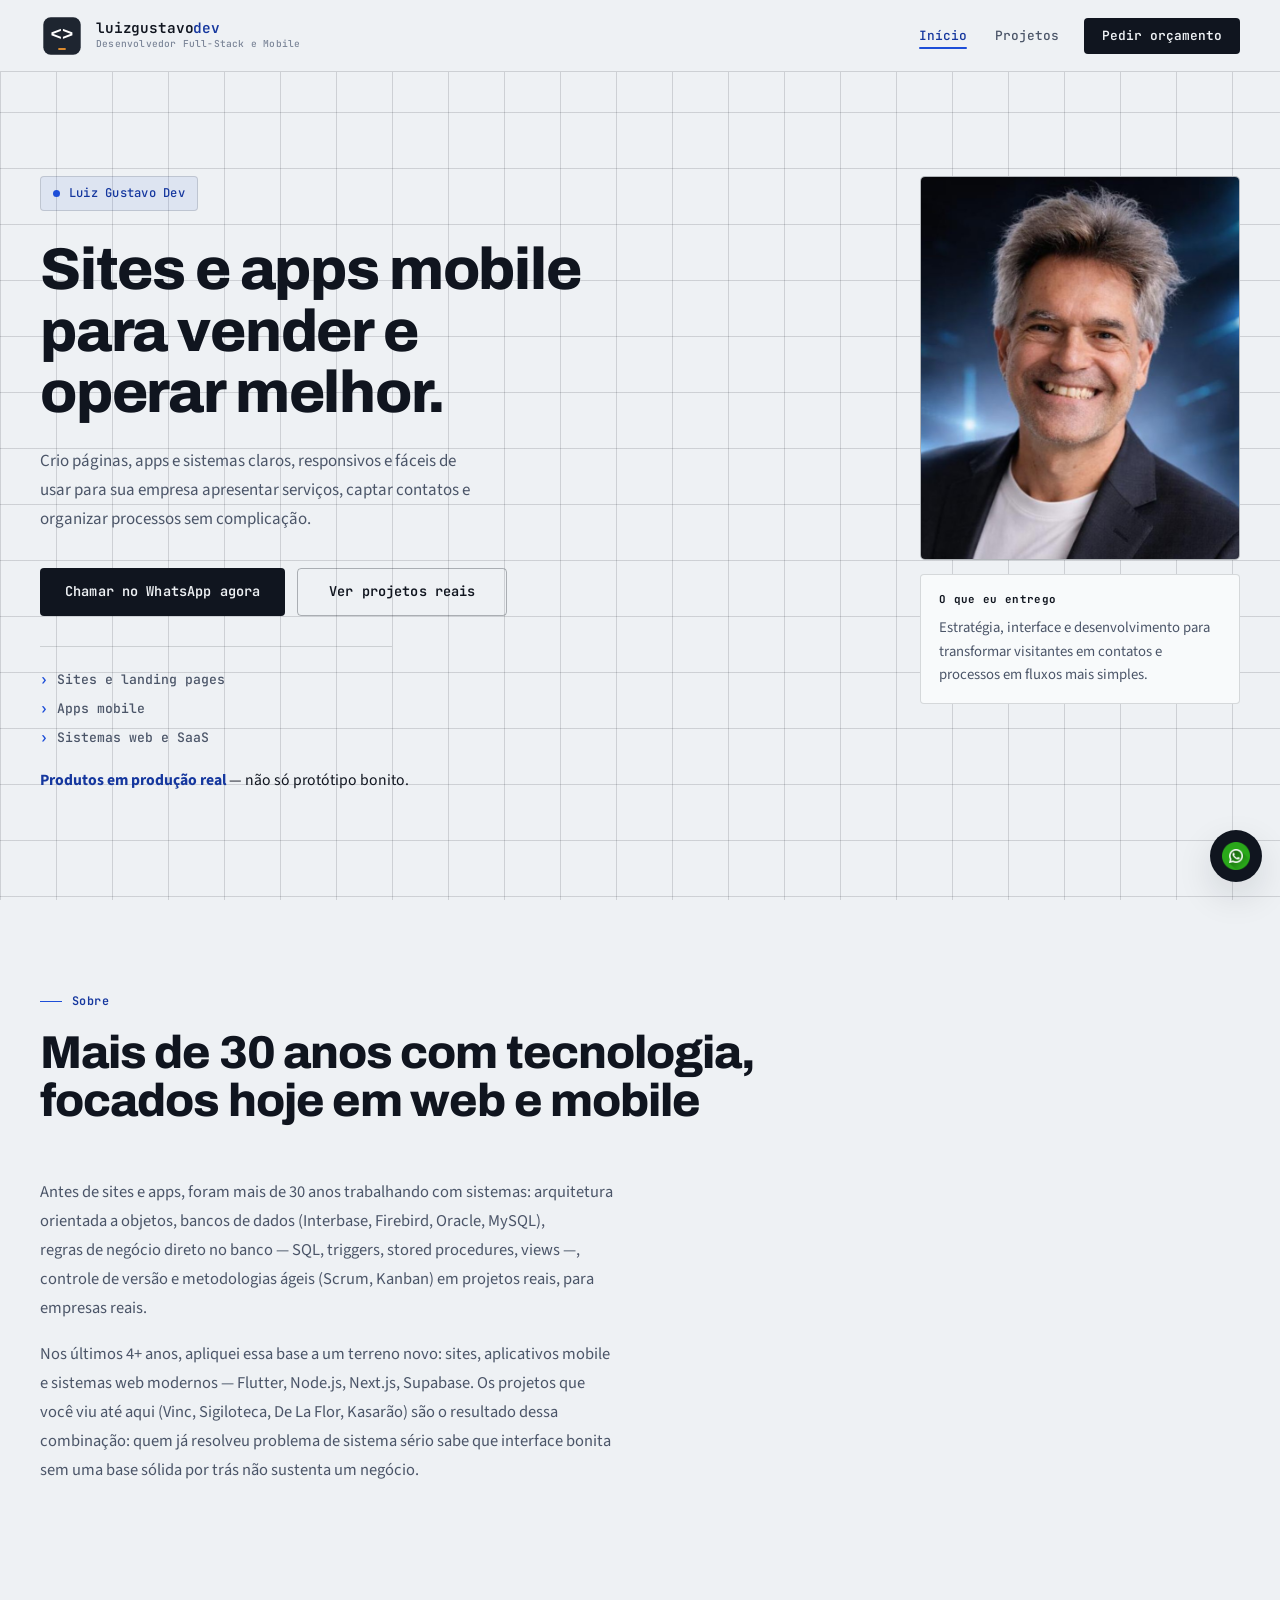
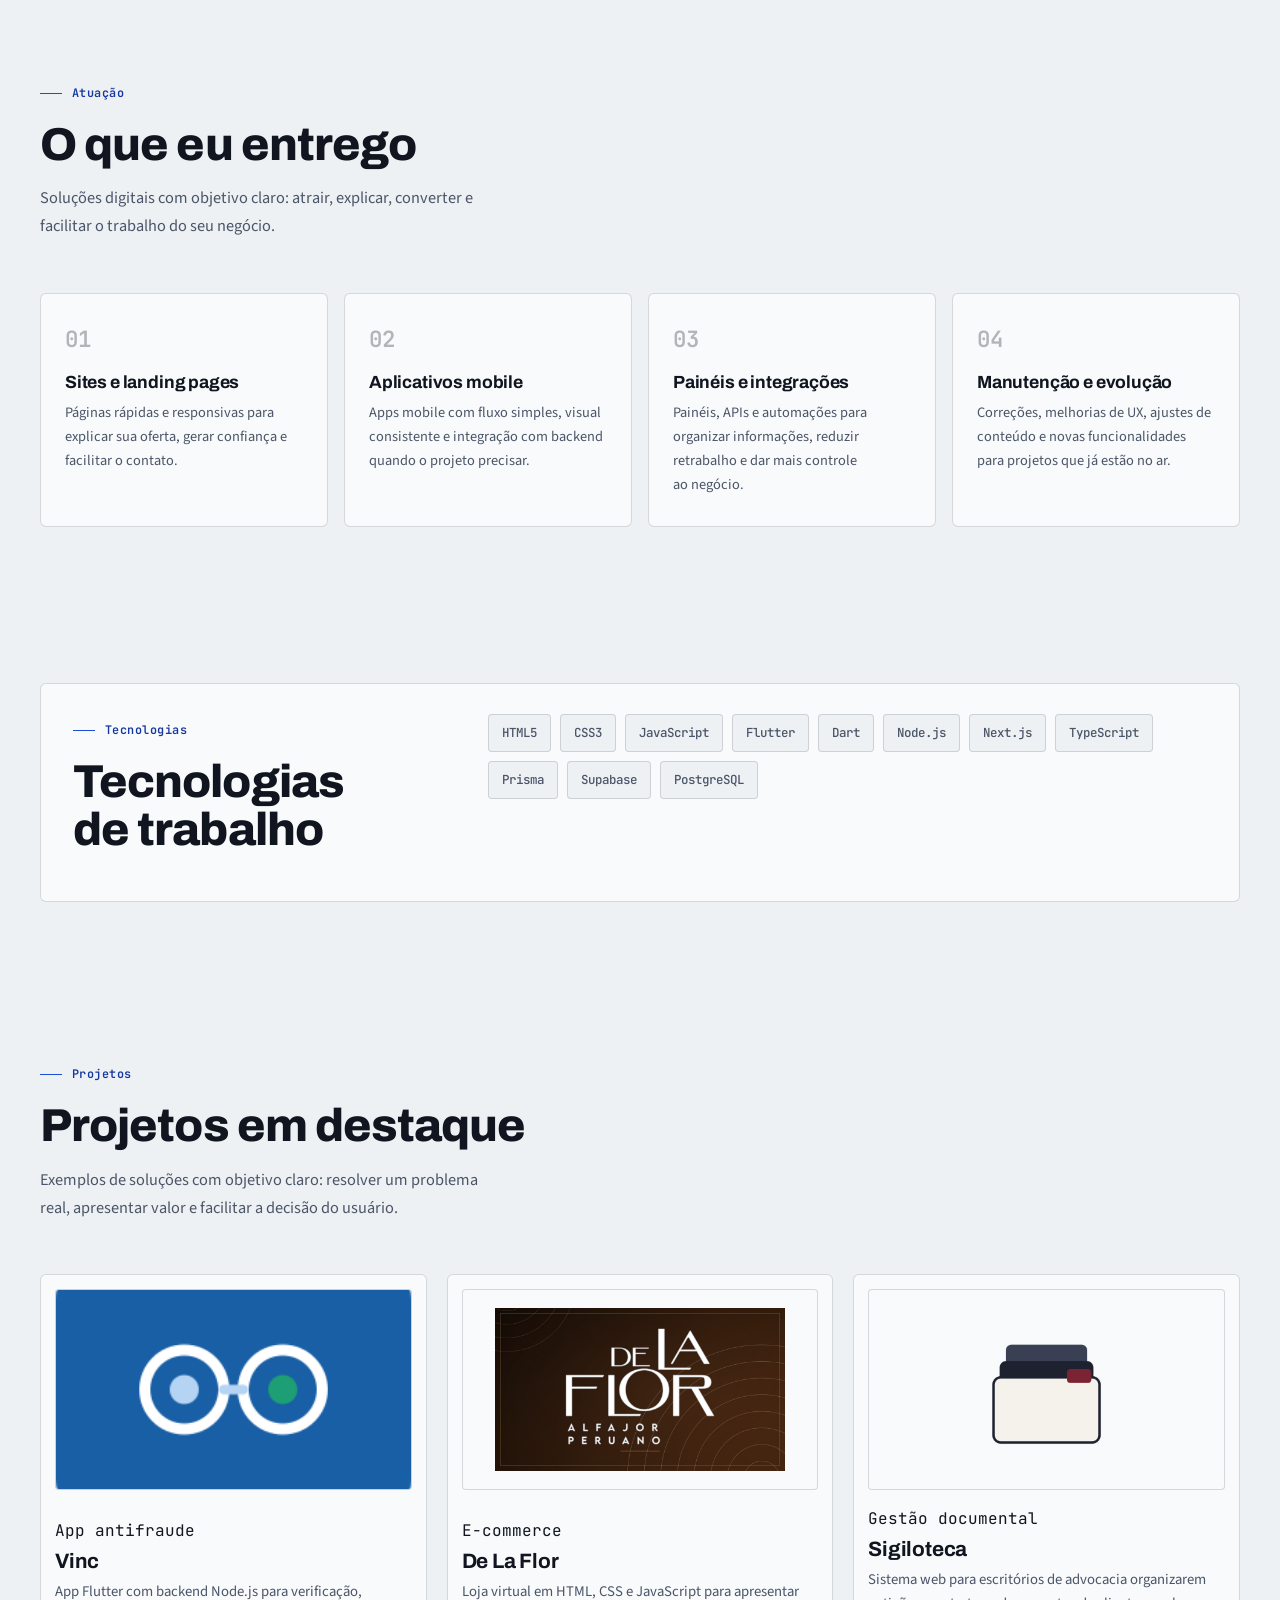
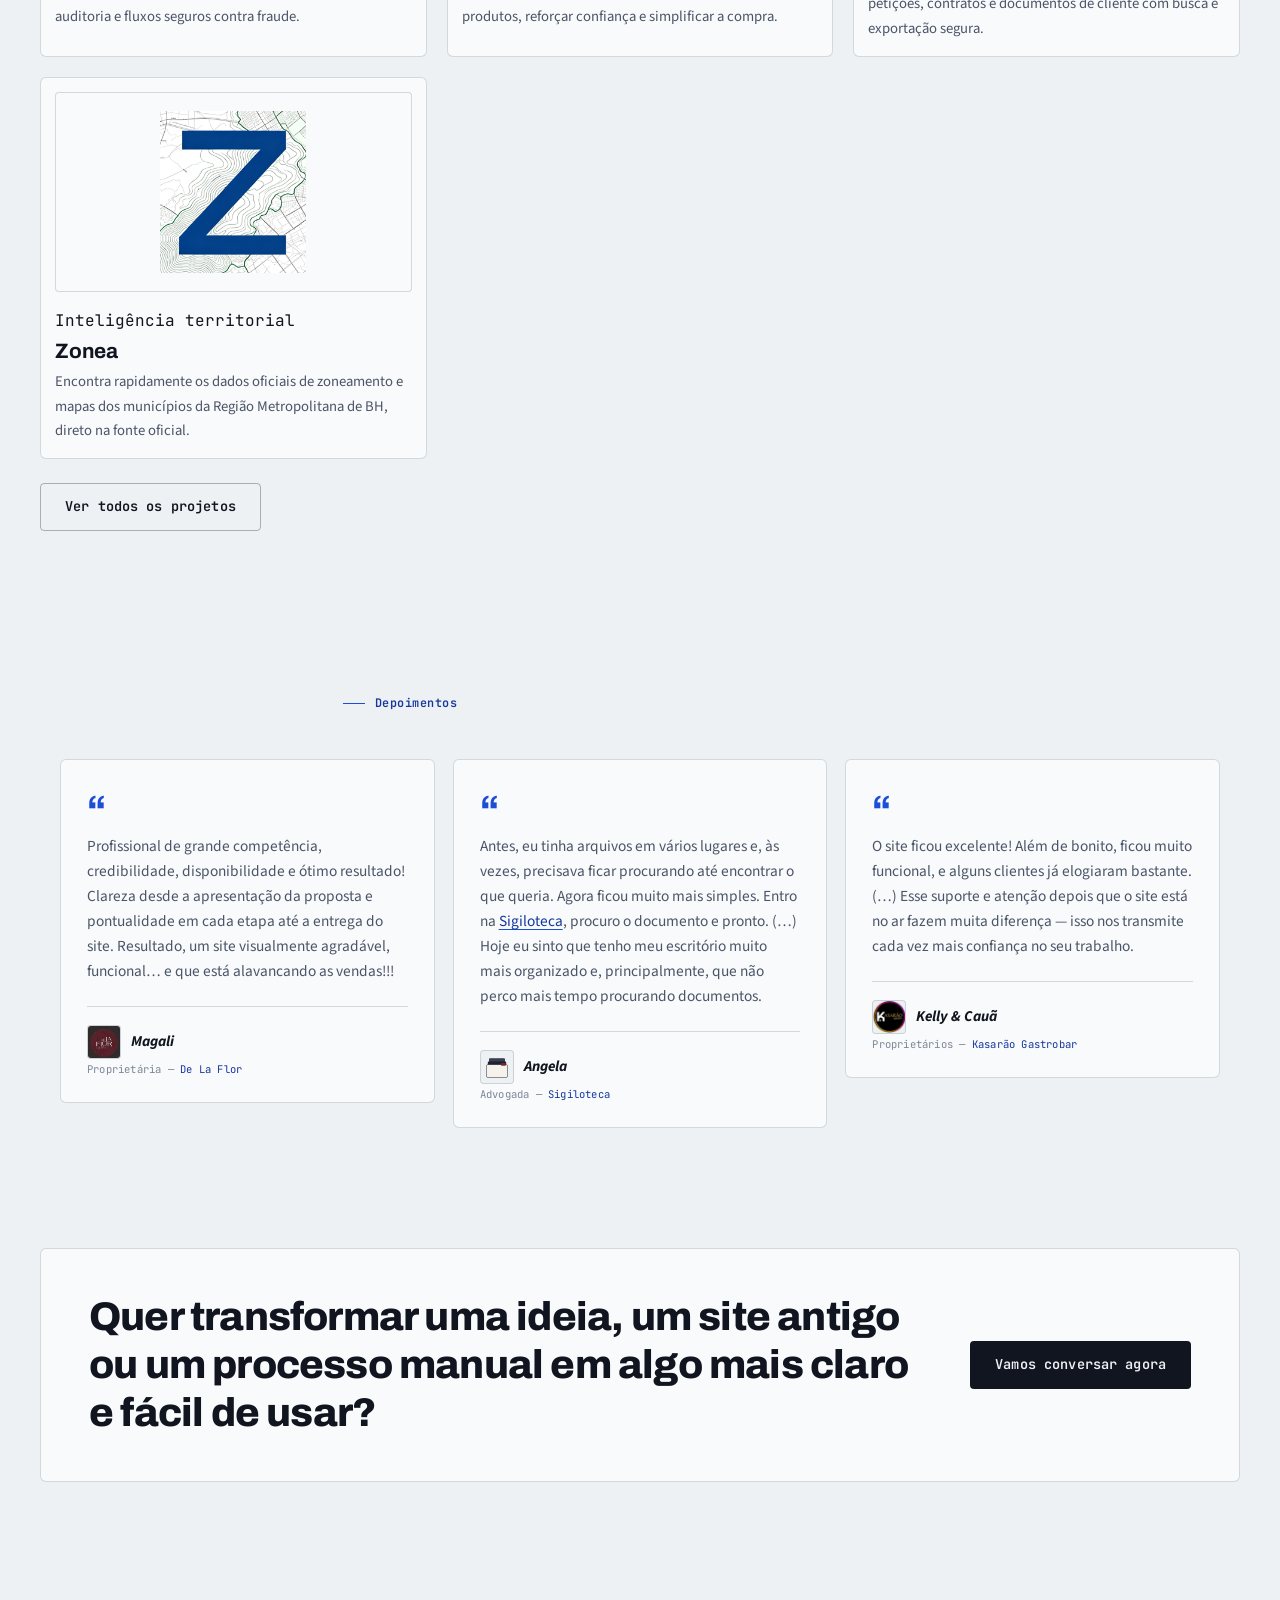
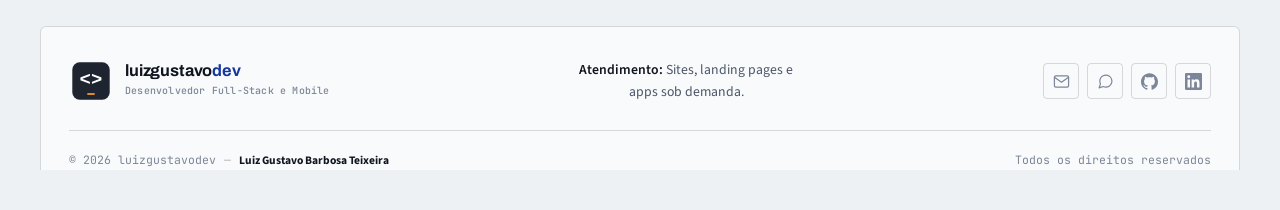
<file: index.html>
<!doctype html>
<html lang="pt-BR">
<head>
  <meta charset="utf-8">
  <meta name="viewport" content="width=device-width,initial-scale=1">
  <meta name="format-detection" content="telephone=no">
  <title>Luiz Gustavo Dev | Sites e Apps Mobile</title>
  <meta name="description" content="Criação de sites, landing pages e apps mobile para apresentar melhor sua empresa, captar contatos e organizar processos.">
  <meta name="robots" content="index, follow, max-image-preview:large">
  <meta name="author" content="Luiz Gustavo Barbosa Teixeira">
  <meta name="theme-color" content="#EEF1F4">
  <link rel="canonical" href="https://luizgustavodev.com/">
  <link rel="dns-prefetch" href="//fonts.googleapis.com">
  <link rel="dns-prefetch" href="//fonts.gstatic.com">
  <link rel="preconnect" href="https://fonts.googleapis.com">
  <link rel="preconnect" href="https://fonts.gstatic.com" crossorigin>
  <link rel="stylesheet" href="https://fonts.googleapis.com/css2?family=Archivo:wght@700;800&family=Source+Sans+3:wght@400;500;600;700&family=JetBrains+Mono:wght@500;600&display=swap">
  <meta property="og:locale" content="pt_BR">
  <meta property="og:type" content="website">
  <meta property="og:site_name" content="Luiz Gustavo Dev">
  <meta property="og:title" content="Luiz Gustavo Dev | Sites e Apps Mobile">
  <meta property="og:description" content="Criação de sites, landing pages e apps mobile para apresentar melhor sua empresa, captar contatos e organizar processos.">
  <meta property="og:url" content="https://luizgustavodev.com/">
  <meta property="og:image" content="https://luizgustavodev.com/img/og-share.png">
  <meta property="og:image:width" content="1200">
  <meta property="og:image:height" content="630">
  <meta property="og:image:alt" content="Luiz Gustavo Dev — Desenvolvedor Full-Stack e Mobile">
  <meta property="og:image:secure_url" content="https://luizgustavodev.com/img/og-share.png">
  <meta property="og:image:type" content="image/png">
  <meta name="twitter:card" content="summary_large_image">
  <meta name="twitter:title" content="Luiz Gustavo Dev | Sites e Apps Mobile">
  <meta name="twitter:description" content="Criação de sites, landing pages e apps mobile para apresentar melhor sua empresa, captar contatos e organizar processos.">
  <meta name="twitter:image" content="https://luizgustavodev.com/img/og-share.png">
  <meta name="twitter:image:alt" content="Luiz Gustavo Dev — Desenvolvedor Full-Stack e Mobile">
  <link rel="icon" type="image/png" sizes="512x512" href="img/favicon.png">
  <link rel="apple-touch-icon" href="img/apple-touch-icon.png">
  <link rel="preload" as="image" href="img/luiz-home.jpg" fetchpriority="high">
  <link rel="stylesheet" href="css/global.css?v=20260903-1">
  <link rel="stylesheet" href="css/menu.css?v=20260903-1">
  <link rel="stylesheet" href="css/index.css?v=20260903-1">
  <link rel="stylesheet" href="css/typography.css?v=20260903-1">
  <script type="application/ld+json">
    {
      "@context": "https://schema.org",
      "@graph": [
        {
          "@type": "ProfessionalService",
          "@id": "https://luizgustavodev.com/#business",
          "name": "Luiz Gustavo Dev",
          "url": "https://luizgustavodev.com/",
          "image": "https://luizgustavodev.com/img/og-share.png",
          "logo": "https://luizgustavodev.com/img/favicon.png",
          "description": "Criação de sites, landing pages e apps mobile para apresentar melhor sua empresa, captar contatos e organizar processos.",
          "email": "mailto:contato@luizgustavodev.com",
          "telephone": "+55 31 99260-9970",
          "address": {
            "@type": "PostalAddress",
            "addressLocality": "Belo Horizonte",
            "addressRegion": "MG",
            "addressCountry": "BR"
          },
          "areaServed": "BR",
          "makesOffer": [
            { "@type": "Offer", "itemOffered": { "@type": "Service", "name": "Sites e landing pages" } },
            { "@type": "Offer", "itemOffered": { "@type": "Service", "name": "Aplicativos mobile" } },
            { "@type": "Offer", "itemOffered": { "@type": "Service", "name": "Painéis e integrações" } },
            { "@type": "Offer", "itemOffered": { "@type": "Service", "name": "Manutenção e evolução" } }
          ],
          "founder": {
            "@id": "https://luizgustavodev.com/#person"
          }
        },
        {
          "@type": "Person",
          "@id": "https://luizgustavodev.com/#person",
          "name": "Luiz Gustavo Barbosa Teixeira",
          "jobTitle": "Desenvolvedor Full-Stack e Mobile",
          "url": "https://luizgustavodev.com/",
          "image": "https://luizgustavodev.com/img/luiz-home.jpg",
          "worksFor": {
            "@id": "https://luizgustavodev.com/#business"
          },
          "sameAs": ["https://github.com/luizgteixeira/", "https://www.linkedin.com/in/luiz-gustavo1701/"],
          "knowsAbout": ["HTML5", "CSS3", "JavaScript", "Flutter", "Dart", "Node.js", "Next.js", "TypeScript", "Prisma", "Supabase", "PostgreSQL"]
        },
        {
          "@type": "Review",
          "itemReviewed": { "@id": "https://luizgustavodev.com/#business" },
          "author": { "@type": "Person", "name": "Magali" },
          "reviewBody": "Profissional de grande competência, credibilidade, disponibilidade e ótimo resultado! Clareza desde a apresentação da proposta e pontualidade em cada etapa até a entrega do site. Resultado, um site visualmente agradável, funcional… e que está alavancando as vendas!!!"
        },
        {
          "@type": "Review",
          "itemReviewed": { "@id": "https://luizgustavodev.com/#business" },
          "author": { "@type": "Person", "name": "Angela" },
          "reviewBody": "Antes, eu tinha arquivos em vários lugares e, às vezes, precisava ficar procurando até encontrar o que queria. Agora ficou muito mais simples. Entro na Sigiloteca, procuro o documento e pronto. (…) Hoje eu sinto que tenho meu escritório muito mais organizado e, principalmente, que não perco mais tempo procurando documentos."
        },
        {
          "@type": "Review",
          "itemReviewed": { "@id": "https://luizgustavodev.com/#business" },
          "author": { "@type": "Person", "name": "Kelly e Cauã" },
          "reviewBody": "O site ficou excelente! Além de bonito, ficou muito funcional, e alguns clientes já elogiaram bastante. Esse suporte e atenção depois que o site está no ar fazem muita diferença — isso nos transmite cada vez mais confiança no seu trabalho."
        },
        {
          "@type": "WebSite",
          "@id": "https://luizgustavodev.com/#website",
          "url": "https://luizgustavodev.com/",
          "name": "Luiz Gustavo Dev",
          "publisher": {
            "@id": "https://luizgustavodev.com/#business"
          },
          "inLanguage": "pt-BR"
        },
        {
          "@type": "WebPage",
          "@id": "https://luizgustavodev.com/#webpage",
          "url": "https://luizgustavodev.com/",
          "name": "Luiz Gustavo Dev | Sites e Apps Mobile",
          "description": "Criação de sites, landing pages e apps mobile para apresentar melhor sua empresa, captar contatos e organizar processos.",
          "isPartOf": {
            "@id": "https://luizgustavodev.com/#website"
          },
          "about": {
            "@id": "https://luizgustavodev.com/#business"
          },
          "inLanguage": "pt-BR"
        }
      ]
    }
  </script>
</head>
<body>
  <a class="skip-link" href="#main-content">Pular para o conteúdo</a>

  <header class="site-header">
    <div class="container">
      <div class="header-inner">
        <a href="index.html" class="brand" aria-label="Página inicial Luiz Gustavo Dev">
          <span class="brand-svg-wrap"><img src="img/logo-novo-1.svg" alt="" aria-hidden="true" width="44" height="44" decoding="async"></span>
          <span class="brand-text">
            <span class="brand-title">luizgustavo<span class="accent-dev">dev</span></span>
            <span class="brand-subtitle">Desenvolvedor Full-Stack e Mobile</span>
          </span>
        </a>
        <button class="menu-toggle" id="menuToggle" type="button" aria-label="Abrir menu principal" aria-controls="siteNav" aria-expanded="false">
          <span class="menu-toggle-box" aria-hidden="true">
            <span class="menu-toggle-line"></span>
            <span class="menu-toggle-line"></span>
            <span class="menu-toggle-line"></span>
          </span>
        </button>
        <nav class="site-nav" id="siteNav" aria-label="Navegação principal">
          <ul class="nav-list">
<li><a class="nav-link active" href="index.html" aria-current="page">Início</a></li>
<li><a class="nav-link" href="projetos.html">Projetos</a></li>
<li><a class="nav-link nav-cta" href="contato.html">Pedir orçamento</a></li>
          </ul>
        </nav>
      </div>
    </div>
  </header>

  <main id="main-content" tabindex="-1">
    <section class="hero">
      <div class="container">
        <div class="hero-grid">
          <div class="hero-copy reveal">
            <p class="hero-kicker">Luiz Gustavo Dev</p>
            <h1 class="hero-title">
              Sites e apps mobile para vender e operar melhor.
            </h1>
            <p class="hero-text">
              Crio páginas, apps e sistemas claros, responsivos e fáceis de usar para sua empresa apresentar serviços, captar contatos e organizar processos sem complicação.
            </p>
            <div class="hero-actions">
              <a href="https://wa.me/5531992609970?text=Ol%C3%A1%2C%20Luiz!%20Quero%20conversar%20sobre%20um%20projeto." class="btn btn-primary" target="_blank" rel="noopener noreferrer">Chamar no WhatsApp agora</a>
              <a href="projetos.html" class="btn btn-secondary">Ver projetos reais</a>
            </div>
            <ul class="hero-proof" aria-label="Resumo profissional">
              <li class="hero-proof-item">Sites e landing pages</li>
              <li class="hero-proof-item">Apps mobile</li>
              <li class="hero-proof-item">Sistemas web e SaaS</li>
            </ul>
            <p class="hero-force">
              <strong>Produtos em produção real</strong> — não só protótipo bonito.
            </p>
          </div>

          <aside class="hero-panel reveal reveal-delay-2" aria-label="Perfil de Luiz Gustavo">
            <div class="hero-photo-wrap">
              <div class="hero-photo-frame">
                <img src="img/luiz-home.jpg" alt="Luiz Gustavo, desenvolvedor web e mobile" class="hero-photo" width="842" height="859" fetchpriority="high" decoding="async">
              </div>
            </div>
            <div class="hero-card">
              <strong>O que eu entrego</strong>
              <span>Estratégia, interface e desenvolvimento para transformar visitantes em contatos e processos em fluxos mais simples.</span>
            </div>
          </aside>
        </div>
      </div>
    </section>

    <section class="section about-section" aria-labelledby="about-title">
      <div class="container">
        <div class="section-head reveal">
          <span class="section-kicker">Sobre</span>
          <h2 class="section-title" id="about-title">Mais de 30 anos com tecnologia,<br>focados hoje em web e mobile</h2>
        </div>
        <div class="about-body reveal">
          <p>Antes de sites e apps, foram mais de 30 anos trabalhando com sistemas: arquitetura orientada a objetos, bancos de dados (Interbase, Firebird, Oracle, MySQL), regras de negócio direto no banco — SQL, triggers, stored procedures, views —, controle de versão e metodologias ágeis (Scrum, Kanban) em projetos reais, para empresas reais.</p>
          <p>Nos últimos 4+ anos, apliquei essa base a um terreno novo: sites, aplicativos mobile e sistemas web modernos — Flutter, Node.js, Next.js, Supabase. Os projetos que você viu até aqui (Vinc, Sigiloteca, De La Flor, Kasarão) são o resultado dessa combinação: quem já resolveu problema de sistema sério sabe que interface bonita sem uma base sólida por trás não sustenta um negócio.</p>
        </div>
      </div>
    </section>

    <section class="section portfolio-section" aria-labelledby="work-title">
      <div class="container">
        <div class="section-head reveal">
          <span class="section-kicker">Atuação</span>
          <h2 class="section-title" id="work-title">O que eu entrego</h2>
          <p class="section-subtitle">
            Soluções digitais com objetivo claro: atrair, explicar, converter e facilitar o trabalho do seu negócio.
          </p>
        </div>

        <div class="service-summary-grid">
          <article class="card feature-card reveal reveal-delay-1">
            <div class="feature-num">01</div>
            <h3>Sites e landing pages</h3>
            <p>Páginas rápidas e responsivas para explicar sua oferta, gerar confiança e facilitar o contato.</p>
          </article>
          <article class="card feature-card reveal reveal-delay-2">
            <div class="feature-num">02</div>
            <h3>Aplicativos mobile</h3>
            <p>Apps mobile com fluxo simples, visual consistente e integração com backend quando o projeto precisar.</p>
          </article>
          <article class="card feature-card reveal reveal-delay-3">
            <div class="feature-num">03</div>
            <h3>Painéis e integrações</h3>
            <p>Painéis, APIs e automações para organizar informações, reduzir retrabalho e dar mais controle ao negócio.</p>
          </article>
          <article class="card feature-card reveal reveal-delay-1">
            <div class="feature-num">04</div>
            <h3>Manutenção e evolução</h3>
            <p>Correções, melhorias de UX, ajustes de conteúdo e novas funcionalidades para projetos que já estão no ar.</p>
          </article>
        </div>
      </div>
    </section>

    <section class="section-sm tech-section" aria-labelledby="tech-title">
      <div class="container">
        <div class="tech-strip reveal">
          <div>
            <span class="section-kicker">Tecnologias</span>
            <h2 class="section-title" id="tech-title">Tecnologias de trabalho</h2>
          </div>
          <ul class="tech-list" aria-label="Tecnologias usadas">
            <li>HTML5</li>
            <li>CSS3</li>
            <li>JavaScript</li>
            <li>Flutter</li>
            <li>Dart</li>
            <li>Node.js</li>
            <li>Next.js</li>
            <li>TypeScript</li>
            <li>Prisma</li>
            <li>Supabase</li>
            <li>PostgreSQL</li>
          </ul>
        </div>
      </div>
    </section>

    <section class="section projects-preview" aria-labelledby="projects-title">
      <div class="container">
        <div class="section-head reveal">
          <span class="section-kicker">Projetos</span>
          <h2 class="section-title" id="projects-title">Projetos em destaque</h2>
          <p class="section-subtitle">Exemplos de soluções com objetivo claro: resolver um problema real, apresentar valor e facilitar a decisão do usuário.</p>
        </div>

        <div class="preview-grid">
          <article class="card preview-card reveal reveal-delay-1">
            <img src="img/vinc.png" alt="Prévia do aplicativo Vinc" width="1200" height="675" loading="lazy" decoding="async">
            <div>
              <span class="project-type">App antifraude</span>
              <h3>Vinc</h3>
              <p>App Flutter com backend Node.js para verificação, auditoria e fluxos seguros contra fraude.</p>
            </div>
          </article>

          <article class="card preview-card preview-card--delaflor reveal reveal-delay-2">
            <img src="img/de-la-flor.jpg" alt="Prévia da loja virtual De La Flor" width="1200" height="675" loading="lazy" decoding="async">
            <div>
              <span class="project-type">E-commerce</span>
              <h3>De La Flor</h3>
              <p>Loja virtual em HTML, CSS e JavaScript para apresentar produtos, reforçar confiança e simplificar a compra.</p>
            </div>
          </article>

          <article class="card preview-card preview-card--sigiloteca reveal reveal-delay-3">
            <img src="img/sigiloteca.png" alt="Prévia do Sigiloteca, sistema de gestão documental para advocacia" width="1200" height="675" loading="lazy" decoding="async">
            <div>
              <span class="project-type">Gestão documental</span>
              <h3>Sigiloteca</h3>
              <p>Sistema web para escritórios de advocacia organizarem petições, contratos e documentos de cliente com busca e exportação segura.</p>
            </div>
          </article>

          <article class="card preview-card preview-card--zonea reveal reveal-delay-4">
            <img src="img/logo-zonea.png" alt="Prévia da plataforma Zonea" width="1200" height="675" loading="lazy" decoding="async">
            <div>
              <span class="project-type">Inteligência territorial</span>
              <h3>Zonea</h3>
              <p>Encontra rapidamente os dados oficiais de zoneamento e mapas dos municípios da Região Metropolitana de BH, direto na fonte oficial.</p>
            </div>
          </article>
        </div>

        <div class="projects-cta reveal">
          <a href="projetos.html" class="btn btn-secondary">Ver todos os projetos</a>
        </div>

      </div>
    </section>

    <section class="section-sm testimonial-section" aria-label="Depoimentos de clientes">
      <div class="container">
        <div class="section-head section-head--center reveal">
          <span class="section-kicker">Depoimentos</span>
        </div>
        <div class="testimonial-grid">
          <div class="testimonial-card reveal">
            <span class="testimonial-mark" aria-hidden="true">&ldquo;</span>
            <blockquote class="testimonial-quote">
              <p>Profissional de grande competência, credibilidade, disponibilidade e ótimo resultado! Clareza desde a apresentação da proposta e pontualidade em cada etapa até a entrega do site. Resultado, um site visualmente agradável, funcional… e que está alavancando as vendas!!!</p>
              <footer class="testimonial-footer">
                <div class="testimonial-byline">
                  <img class="testimonial-logo" src="img/de-la-flor2.png" alt="" width="40" height="40" loading="lazy" decoding="async">
                  <cite class="testimonial-name">Magali</cite>
                </div>
                <span class="testimonial-role">Proprietária — <a href="https://www.alfajordelaflor.com.br/" target="_blank" rel="noopener noreferrer">De La Flor</a></span>
              </footer>
            </blockquote>
          </div>

          <div class="testimonial-card reveal reveal-delay-1">
            <span class="testimonial-mark" aria-hidden="true">&ldquo;</span>
            <blockquote class="testimonial-quote">
              <p>Antes, eu tinha arquivos em vários lugares e, às vezes, precisava ficar procurando até encontrar o que queria. Agora ficou muito mais simples. Entro na <a href="https://sigiloteca.com.br/" target="_blank" rel="noopener noreferrer">Sigiloteca</a>, procuro o documento e pronto. (…) Hoje eu sinto que tenho meu escritório muito mais organizado e, principalmente, que não perco mais tempo procurando documentos.</p>
              <footer class="testimonial-footer">
                <div class="testimonial-byline">
                  <img class="testimonial-logo" src="img/sigiloteca.png" alt="" width="40" height="40" loading="lazy" decoding="async">
                  <cite class="testimonial-name">Angela</cite>
                </div>
                <span class="testimonial-role">Advogada — <a href="https://sigiloteca.com.br/" target="_blank" rel="noopener noreferrer">Sigiloteca</a></span>
              </footer>
            </blockquote>
          </div>

          <div class="testimonial-card reveal reveal-delay-2">
            <span class="testimonial-mark" aria-hidden="true">&ldquo;</span>
            <blockquote class="testimonial-quote">
              <p>O site ficou excelente! Além de bonito, ficou muito funcional, e alguns clientes já elogiaram bastante. (…) Esse suporte e atenção depois que o site está no ar fazem muita diferença — isso nos transmite cada vez mais confiança no seu trabalho.</p>
              <footer class="testimonial-footer">
                <div class="testimonial-byline">
                  <img class="testimonial-logo" src="img/kasarao.png" alt="" width="40" height="40" loading="lazy" decoding="async">
                  <cite class="testimonial-name">Kelly &amp; Cauã</cite>
                </div>
                <span class="testimonial-role">Proprietários — <a href="https://kasaraogastrobar.com.br/" target="_blank" rel="noopener noreferrer">Kasarão Gastrobar</a></span>
              </footer>
            </blockquote>
          </div>
        </div>
      </div>
    </section>

    <section class="section-sm">
      <div class="container">
        <div class="highlight-band reveal">
          <blockquote>
            Quer transformar uma ideia, um site antigo ou um processo manual em algo mais claro e fácil de usar?
          </blockquote>
          <a href="contato.html" class="btn btn-primary">Vamos conversar agora</a>
        </div>
      </div>
    </section>
  </main>

  <footer class="site-footer">
    <div class="container">
      <div class="footer-shell">
        <div class="footer-main">
          <div class="footer-brand">
            <a href="index.html" class="footer-brand-link" aria-label="Página inicial Luiz Gustavo Dev">
              <span class="brand-svg-wrap"><img src="img/logo-novo-1.svg" alt="" aria-hidden="true" width="44" height="44" decoding="async"></span>
            </a>
            <div class="footer-brand-info">
              <span class="footer-name">luizgustavo<span class="footer-name-accent">dev</span></span>
              <span class="footer-role">Desenvolvedor Full-Stack e Mobile</span>
            </div>
          </div>

          <p class="footer-atendimento">
            <strong>Atendimento:</strong> Sites, landing pages e apps sob demanda.
          </p>

          <div class="footer-socials">
            <a href="mailto:contato@luizgustavodev.com" class="social-icon" aria-label="E-mail" title="E-mail">
              <svg width="17" height="17" viewBox="0 0 24 24" fill="none" stroke="currentColor" stroke-width="1.7" stroke-linecap="round" stroke-linejoin="round"><path d="M4 4h16c1.1 0 2 .9 2 2v12c0 1.1-.9 2-2 2H4c-1.1 0-2-.9-2-2V6c0-1.1.9-2 2-2z"/><polyline points="22,6 12,13 2,6"/></svg>
            </a>
            <a href="https://wa.me/5531992609970" class="social-icon" aria-label="WhatsApp" title="WhatsApp" target="_blank" rel="noopener noreferrer">
              <svg width="17" height="17" viewBox="0 0 24 24" fill="none" stroke="currentColor" stroke-width="1.7" stroke-linecap="round" stroke-linejoin="round"><path d="M21 11.5a8.38 8.38 0 0 1-.9 3.8 8.5 8.5 0 0 1-7.6 4.7 8.38 8.38 0 0 1-3.8-.9L3 21l1.9-5.7a8.38 8.38 0 0 1-.9-3.8 8.5 8.5 0 0 1 4.7-7.6 8.38 8.38 0 0 1 3.8-.9h.5a8.48 8.48 0 0 1 8 8v.5z"/></svg>
            </a>
            <a href="https://github.com/luizgteixeira/" class="social-icon" aria-label="GitHub" title="GitHub" target="_blank" rel="noopener noreferrer">
              <svg width="17" height="17" viewBox="0 0 24 24" fill="currentColor"><path d="M12 .297c-6.63 0-12 5.373-12 12 0 5.303 3.438 9.8 8.205 11.385.6.113.82-.258.82-.577 0-.285-.01-1.04-.015-2.04-3.338.724-4.042-1.61-4.042-1.61C4.422 18.07 3.633 17.7 3.633 17.7c-1.087-.744.084-.729.084-.729 1.205.084 1.838 1.236 1.838 1.236 1.07 1.835 2.809 1.305 3.495.998.108-.775.42-1.305.763-1.605-2.665-.3-5.466-1.332-5.466-5.93 0-1.31.465-2.38 1.235-3.22-.135-.303-.54-1.523.105-3.176 0 0 1.005-.322 3.3 1.23.96-.267 1.98-.399 3-.405 1.02.006 2.04.138 3 .405 2.28-1.552 3.285-1.23 3.285-1.23.645 1.653.24 2.873.12 3.176.765.84 1.23 1.91 1.23 3.22 0 4.61-2.805 5.625-5.475 5.92.435.375.81 1.096.81 2.22 0 1.606-.015 2.896-.015 3.286 0 .315.21.69.825.57C20.565 22.092 24 17.592 24 12.297c0-6.627-5.373-12-12-12"/></svg>
            </a>
            <a href="https://www.linkedin.com/in/luiz-gustavo1701/" class="social-icon" aria-label="LinkedIn" title="LinkedIn" target="_blank" rel="noopener noreferrer">
              <svg width="17" height="17" viewBox="0 0 24 24" fill="currentColor"><path d="M20.447 20.452h-3.554v-5.569c0-1.328-.027-3.037-1.852-3.037-1.853 0-2.136 1.445-2.136 2.939v5.667H9.351V9h3.414v1.561h.046c.477-.9 1.637-1.85 3.37-1.85 3.601 0 4.267 2.37 4.267 5.455v6.286zM5.337 7.433a2.062 2.062 0 1 1 0-4.124 2.062 2.062 0 0 1 0 4.124zM7.119 20.452H3.554V9h3.565v11.452zM22.225 0H1.771C.792 0 0 .774 0 1.729v20.542C0 23.227.792 24 1.771 24h20.451C23.2 24 24 23.227 24 22.271V1.729C24 .774 23.2 0 22.222 0h.003z"/></svg>
            </a>
          </div>
        </div>

        <div class="footer-bottom">
          <span class="footer-legal">© 2026 luizgustavodev <span class="footer-legal-sep">—</span> <span class="footer-legal-name">Luiz Gustavo Barbosa Teixeira</span></span>
          <span>Todos os direitos reservados</span>
        </div>
      </div>
    </div>
  </footer>

  <script src="js/script.js?v=20260903-1" defer></script>
  <a href="https://wa.me/5531992609970?text=Ol%C3%A1%2C%20Luiz!%20Quero%20conversar%20sobre%20um%20site%20para%20o%20meu%20neg%C3%B3cio." class="whatsapp-float" target="_blank" rel="noopener noreferrer" aria-label="Falar com Luiz Gustavo no WhatsApp" data-tooltip="Fale comigo agora"><img src="img/whatsapp.png" alt="" width="512" height="512" loading="lazy" decoding="async" aria-hidden="true"></a>
</body>
</html>
</file>
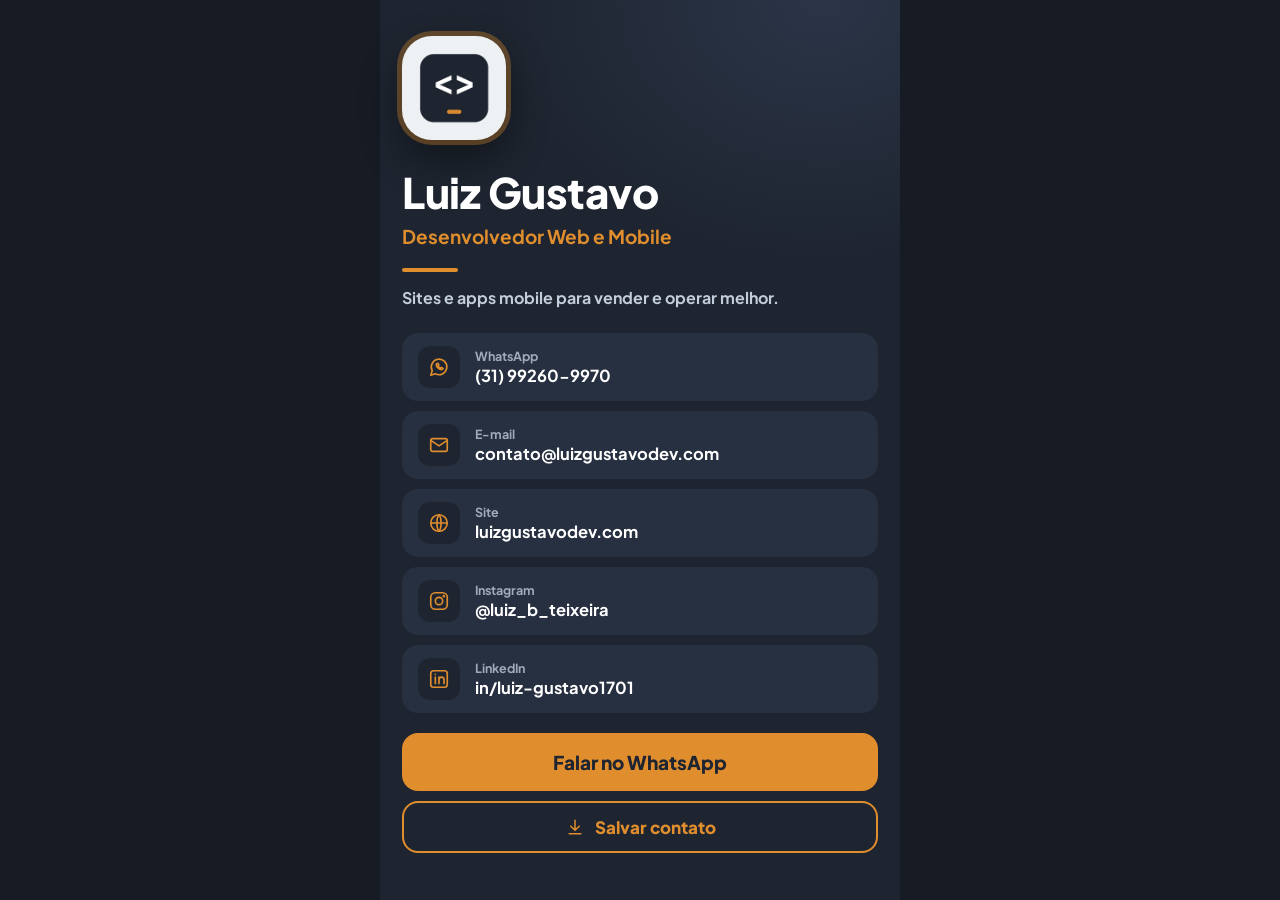
<file: cartao-digital.html>
<!DOCTYPE html>
<html lang="pt-BR"><head><meta charset="utf-8">
<meta name="viewport" content="width=device-width,initial-scale=1,viewport-fit=cover">
<title>Cartão digital | Luiz Gustavo, Desenvolvedor Web e Mobile</title>
<meta name="description" content="Fale comigo pelo WhatsApp, e-mail ou redes sociais. Sites e apps mobile para vender e operar melhor.">
<meta name="theme-color" content="#1E2530">
<meta property="og:title" content="Cartão digital | Luiz Gustavo, Desenvolvedor Web e Mobile">
<meta property="og:description" content="Fale comigo pelo WhatsApp, e-mail ou redes sociais. Sites e apps mobile para vender e operar melhor.">
<link rel="canonical" href="https://luizgustavodev.com/cartao-digital.html">
<meta property="og:locale" content="pt_BR">
<meta property="og:type" content="profile">
<meta property="og:url" content="https://luizgustavodev.com/cartao-digital.html">
<meta property="og:image" content="https://luizgustavodev.com/img/og-cartao-2.png">
<meta property="og:image:secure_url" content="https://luizgustavodev.com/img/og-cartao-2.png">
<meta property="og:image:type" content="image/png">
<meta property="og:image:width" content="1200">
<meta property="og:image:height" content="630">
<meta property="og:image:alt" content="Cartão digital de Luiz Gustavo, Desenvolvedor Web e Mobile">
<meta name="twitter:card" content="summary_large_image">
<meta name="twitter:title" content="Cartão digital | Luiz Gustavo, Desenvolvedor Web e Mobile">
<meta name="twitter:image" content="https://luizgustavodev.com/img/og-cartao-2.png">
<link rel="icon" href="[data-uri]">
<style>
@font-face{font-family:J;font-weight:700;src:url([data-uri]) format("woff2")}
@font-face{font-family:J;font-weight:800;src:url([data-uri]) format("woff2")}
*{box-sizing:border-box;margin:0;-webkit-print-color-adjust:exact;print-color-adjust:exact}
html{background:#161b24}
body{font-family:J,system-ui,-apple-system,"Segoe UI",sans-serif;color:#fff;min-height:100vh;display:flex;justify-content:center;background:#161b24}
main{width:100%;max-width:520px;min-height:100vh;background-color:#1E2530;padding:max(36px,env(safe-area-inset-top)) 22px max(28px,env(safe-area-inset-bottom));background:radial-gradient(520px 420px at 85% 0,#2b3548,#1E2530 62%)}
.logo{width:104px;height:104px;border-radius:30px;background:#EEF1F4;display:flex;align-items:center;justify-content:center;box-shadow:0 0 0 5px #E08D2E55,0 18px 40px #0007}
.logo img{width:80px;height:80px;border-radius:20px;display:block}
h1{font-weight:800;font-size:42px;line-height:1.04;margin-top:30px;letter-spacing:-.5px}
.role{color:#E08D2E;font-weight:700;font-size:19px;margin-top:10px}
.bar{width:56px;height:4px;background:#E08D2E;border-radius:2px;margin:20px 0 14px}
.tag{color:#c3ccda;font-size:16px;line-height:1.45;font-weight:700;max-width:none;margin-bottom:24px}
.row{display:flex;align-items:center;gap:15px;background:#273040;border-radius:16px;padding:13px 16px;margin-bottom:10px;text-decoration:none;color:inherit;transition:background .15s}
.row:hover,.row:focus-visible{background:#2f3a4d;outline:none}
.ib{width:42px;height:42px;border-radius:12px;background:#1E2530;display:flex;align-items:center;justify-content:center;flex:none}
small{display:block;color:#9fabbd;font-size:12.5px;font-weight:700}
b{display:block;font-size:16.5px;font-weight:700;margin-top:1px;overflow-wrap:anywhere}
.cta{display:block;margin-top:20px;background:#E08D2E;color:#1E2530;text-align:center;text-decoration:none;font-weight:800;font-size:19px;padding:17px;border-radius:16px}
.cta:hover,.cta:focus-visible{background:#eb9c3f;outline:none}
.sec{display:flex;align-items:center;justify-content:center;gap:10px;margin-top:10px;border:2px solid #E08D2E;color:#E08D2E;text-align:center;text-decoration:none;font-weight:800;font-size:17px;padding:13px;border-radius:16px}
.sec:hover,.sec:focus-visible{background:#E08D2E22;outline:none}
@media print{html,body{background:#1E2530}}
</style></head><body><main>
<div class="logo"><img src="[data-uri]" alt="Logotipo Luiz Gustavo Dev"></div>
<h1>Luiz Gustavo</h1>
<div class="role">Desenvolvedor Web e Mobile</div>
<div class="bar"></div>
<p class="tag">Sites e apps mobile para vender e operar melhor.</p>
<a class="row" href="https://wa.me/5531992609970?text=Ol%C3%A1%2C%20Luiz!%20Vi%20seu%20cart%C3%A3o%20e%20gostaria%20de%20conversar." target="_blank" rel="noopener"><span class="ib"><svg width="22" height="22" viewBox="0 0 24 24" fill="none" stroke="#E08D2E" stroke-width="1.8" stroke-linecap="round" stroke-linejoin="round" aria-hidden="true"><path d="M3 21l1.6-5A8.5 8.5 0 1 1 8 19.4L3 21z"/><path d="M9 9c0 3 3 6 6 6l1.5-1.5-2-1-1 .8c-1-.4-2-1.4-2.4-2.4l.8-1-1-2L9 9z"/></svg></span><span><small>WhatsApp</small><b>(31) 99260-9970</b></span></a><a class="row" href="mailto:contato@luizgustavodev.com" target="_blank" rel="noopener"><span class="ib"><svg width="22" height="22" viewBox="0 0 24 24" fill="none" stroke="#E08D2E" stroke-width="1.8" stroke-linecap="round" stroke-linejoin="round" aria-hidden="true"><rect x="3" y="5" width="18" height="14" rx="2"/><path d="M3 7l9 6 9-6"/></svg></span><span><small>E-mail</small><b>contato@luizgustavodev.com</b></span></a><a class="row" href="https://luizgustavodev.com" target="_blank" rel="noopener"><span class="ib"><svg width="22" height="22" viewBox="0 0 24 24" fill="none" stroke="#E08D2E" stroke-width="1.8" stroke-linecap="round" stroke-linejoin="round" aria-hidden="true"><circle cx="12" cy="12" r="9"/><path d="M3 12h18M12 3c3 3 3 15 0 18M12 3c-3 3-3 15 0 18"/></svg></span><span><small>Site</small><b>luizgustavodev.com</b></span></a><a class="row" href="https://www.instagram.com/luiz_b_teixeira/" target="_blank" rel="noopener"><span class="ib"><svg width="22" height="22" viewBox="0 0 24 24" fill="none" stroke="#E08D2E" stroke-width="1.8" stroke-linecap="round" stroke-linejoin="round" aria-hidden="true"><rect x="3" y="3" width="18" height="18" rx="5"/><circle cx="12" cy="12" r="4"/><circle cx="17.3" cy="6.7" r=".6"/></svg></span><span><small>Instagram</small><b>@luiz_b_teixeira</b></span></a><a class="row" href="https://www.linkedin.com/in/luiz-gustavo1701/" target="_blank" rel="noopener"><span class="ib"><svg width="22" height="22" viewBox="0 0 24 24" fill="none" stroke="#E08D2E" stroke-width="1.8" stroke-linecap="round" stroke-linejoin="round" aria-hidden="true"><rect x="3" y="3" width="18" height="18" rx="3"/><path d="M8 10v7M8 7v.1M12 17v-7M12 13c0-2 1.5-3 3-3s2.5 1 2.5 3v4"/></svg></span><span><small>LinkedIn</small><b>in/luiz-gustavo1701</b></span></a>
<a class="cta" href="https://wa.me/5531992609970?text=Ol%C3%A1%2C%20Luiz!%20Vi%20seu%20cart%C3%A3o%20e%20gostaria%20de%20conversar." target="_blank" rel="noopener">Falar no WhatsApp</a>
<a class="sec" href="luiz-gustavo.vcf" download><svg width="20" height="20" viewBox="0 0 24 24" fill="none" stroke="#E08D2E" stroke-width="1.8" stroke-linecap="round" stroke-linejoin="round" aria-hidden="true"><path d="M12 4v11M7 11l5 5 5-5M5 20h14"/></svg>Salvar contato</a>
</main></body></html>
</file>
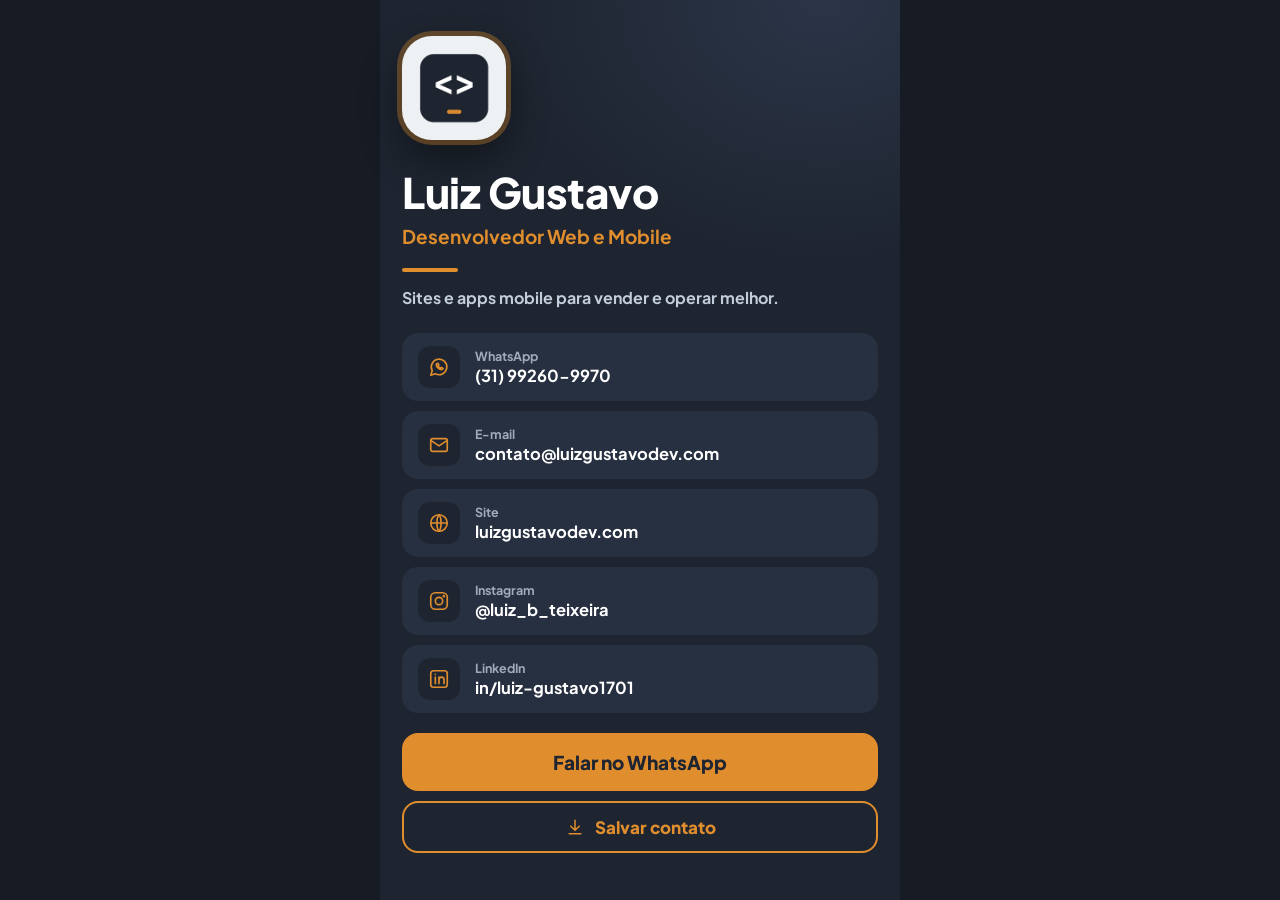
<file: cartao.html>
<!DOCTYPE html>
<html lang="pt-BR"><head><meta charset="utf-8">
<meta name="viewport" content="width=device-width,initial-scale=1,viewport-fit=cover">
<title>Cartão digital | Luiz Gustavo, Desenvolvedor Web e Mobile</title>
<meta name="description" content="Fale comigo pelo WhatsApp, e-mail ou redes sociais. Sites e apps mobile para vender e operar melhor.">
<meta name="theme-color" content="#1E2530">
<meta property="og:title" content="Cartão digital | Luiz Gustavo, Desenvolvedor Web e Mobile">
<meta property="og:description" content="Fale comigo pelo WhatsApp, e-mail ou redes sociais. Sites e apps mobile para vender e operar melhor.">
<link rel="canonical" href="https://luizgustavodev.com/cartao.html">
<meta property="og:locale" content="pt_BR">
<meta property="og:type" content="profile">
<meta property="og:url" content="https://luizgustavodev.com/cartao.html">
<meta property="og:image" content="https://luizgustavodev.com/img/og-cartao-2.png">
<meta property="og:image:secure_url" content="https://luizgustavodev.com/img/og-cartao-2.png">
<meta property="og:image:type" content="image/png">
<meta property="og:image:width" content="1200">
<meta property="og:image:height" content="630">
<meta property="og:image:alt" content="Cartão digital de Luiz Gustavo, Desenvolvedor Web e Mobile">
<meta name="twitter:card" content="summary_large_image">
<meta name="twitter:title" content="Cartão digital | Luiz Gustavo, Desenvolvedor Web e Mobile">
<meta name="twitter:image" content="https://luizgustavodev.com/img/og-cartao-2.png">
<link rel="icon" href="[data-uri]">
<style>
@font-face{font-family:J;font-weight:700;src:url([data-uri]) format("woff2")}
@font-face{font-family:J;font-weight:800;src:url([data-uri]) format("woff2")}
*{box-sizing:border-box;margin:0;-webkit-print-color-adjust:exact;print-color-adjust:exact}
html{background:#161b24}
body{font-family:J,system-ui,-apple-system,"Segoe UI",sans-serif;color:#fff;min-height:100vh;display:flex;justify-content:center;background:#161b24}
main{width:100%;max-width:520px;min-height:100vh;background-color:#1E2530;padding:max(36px,env(safe-area-inset-top)) 22px max(28px,env(safe-area-inset-bottom));background:radial-gradient(520px 420px at 85% 0,#2b3548,#1E2530 62%)}
.logo{width:104px;height:104px;border-radius:30px;background:#EEF1F4;display:flex;align-items:center;justify-content:center;box-shadow:0 0 0 5px #E08D2E55,0 18px 40px #0007}
.logo img{width:80px;height:80px;border-radius:20px;display:block}
h1{font-weight:800;font-size:42px;line-height:1.04;margin-top:30px;letter-spacing:-.5px}
.role{color:#E08D2E;font-weight:700;font-size:19px;margin-top:10px}
.bar{width:56px;height:4px;background:#E08D2E;border-radius:2px;margin:20px 0 14px}
.tag{color:#c3ccda;font-size:16px;line-height:1.45;font-weight:700;max-width:none;margin-bottom:24px}
.row{display:flex;align-items:center;gap:15px;background:#273040;border-radius:16px;padding:13px 16px;margin-bottom:10px;text-decoration:none;color:inherit;transition:background .15s}
.row:hover,.row:focus-visible{background:#2f3a4d;outline:none}
.ib{width:42px;height:42px;border-radius:12px;background:#1E2530;display:flex;align-items:center;justify-content:center;flex:none}
small{display:block;color:#9fabbd;font-size:12.5px;font-weight:700}
b{display:block;font-size:16.5px;font-weight:700;margin-top:1px;overflow-wrap:anywhere}
.cta{display:block;margin-top:20px;background:#E08D2E;color:#1E2530;text-align:center;text-decoration:none;font-weight:800;font-size:19px;padding:17px;border-radius:16px}
.cta:hover,.cta:focus-visible{background:#eb9c3f;outline:none}
.sec{display:flex;align-items:center;justify-content:center;gap:10px;margin-top:10px;border:2px solid #E08D2E;color:#E08D2E;text-align:center;text-decoration:none;font-weight:800;font-size:17px;padding:13px;border-radius:16px}
.sec:hover,.sec:focus-visible{background:#E08D2E22;outline:none}
@media print{html,body{background:#1E2530}}
</style></head><body><main>
<div class="logo"><img src="[data-uri]" alt="Logotipo Luiz Gustavo Dev"></div>
<h1>Luiz Gustavo</h1>
<div class="role">Desenvolvedor Web e Mobile</div>
<div class="bar"></div>
<p class="tag">Sites e apps mobile para vender e operar melhor.</p>
<a class="row" href="https://wa.me/5531992609970?text=Ol%C3%A1%2C%20Luiz!%20Vi%20seu%20cart%C3%A3o%20e%20gostaria%20de%20conversar." target="_blank" rel="noopener"><span class="ib"><svg width="22" height="22" viewBox="0 0 24 24" fill="none" stroke="#E08D2E" stroke-width="1.8" stroke-linecap="round" stroke-linejoin="round" aria-hidden="true"><path d="M3 21l1.6-5A8.5 8.5 0 1 1 8 19.4L3 21z"/><path d="M9 9c0 3 3 6 6 6l1.5-1.5-2-1-1 .8c-1-.4-2-1.4-2.4-2.4l.8-1-1-2L9 9z"/></svg></span><span><small>WhatsApp</small><b>(31) 99260-9970</b></span></a><a class="row" href="mailto:contato@luizgustavodev.com" target="_blank" rel="noopener"><span class="ib"><svg width="22" height="22" viewBox="0 0 24 24" fill="none" stroke="#E08D2E" stroke-width="1.8" stroke-linecap="round" stroke-linejoin="round" aria-hidden="true"><rect x="3" y="5" width="18" height="14" rx="2"/><path d="M3 7l9 6 9-6"/></svg></span><span><small>E-mail</small><b>contato@luizgustavodev.com</b></span></a><a class="row" href="https://luizgustavodev.com" target="_blank" rel="noopener"><span class="ib"><svg width="22" height="22" viewBox="0 0 24 24" fill="none" stroke="#E08D2E" stroke-width="1.8" stroke-linecap="round" stroke-linejoin="round" aria-hidden="true"><circle cx="12" cy="12" r="9"/><path d="M3 12h18M12 3c3 3 3 15 0 18M12 3c-3 3-3 15 0 18"/></svg></span><span><small>Site</small><b>luizgustavodev.com</b></span></a><a class="row" href="https://www.instagram.com/luiz_b_teixeira/" target="_blank" rel="noopener"><span class="ib"><svg width="22" height="22" viewBox="0 0 24 24" fill="none" stroke="#E08D2E" stroke-width="1.8" stroke-linecap="round" stroke-linejoin="round" aria-hidden="true"><rect x="3" y="3" width="18" height="18" rx="5"/><circle cx="12" cy="12" r="4"/><circle cx="17.3" cy="6.7" r=".6"/></svg></span><span><small>Instagram</small><b>@luiz_b_teixeira</b></span></a><a class="row" href="https://www.linkedin.com/in/luiz-gustavo1701/" target="_blank" rel="noopener"><span class="ib"><svg width="22" height="22" viewBox="0 0 24 24" fill="none" stroke="#E08D2E" stroke-width="1.8" stroke-linecap="round" stroke-linejoin="round" aria-hidden="true"><rect x="3" y="3" width="18" height="18" rx="3"/><path d="M8 10v7M8 7v.1M12 17v-7M12 13c0-2 1.5-3 3-3s2.5 1 2.5 3v4"/></svg></span><span><small>LinkedIn</small><b>in/luiz-gustavo1701</b></span></a>
<a class="cta" href="https://wa.me/5531992609970?text=Ol%C3%A1%2C%20Luiz!%20Vi%20seu%20cart%C3%A3o%20e%20gostaria%20de%20conversar." target="_blank" rel="noopener">Falar no WhatsApp</a>
<a class="sec" href="luiz-gustavo.vcf" download><svg width="20" height="20" viewBox="0 0 24 24" fill="none" stroke="#E08D2E" stroke-width="1.8" stroke-linecap="round" stroke-linejoin="round" aria-hidden="true"><path d="M12 4v11M7 11l5 5 5-5M5 20h14"/></svg>Salvar contato</a>
</main></body></html>
</file>
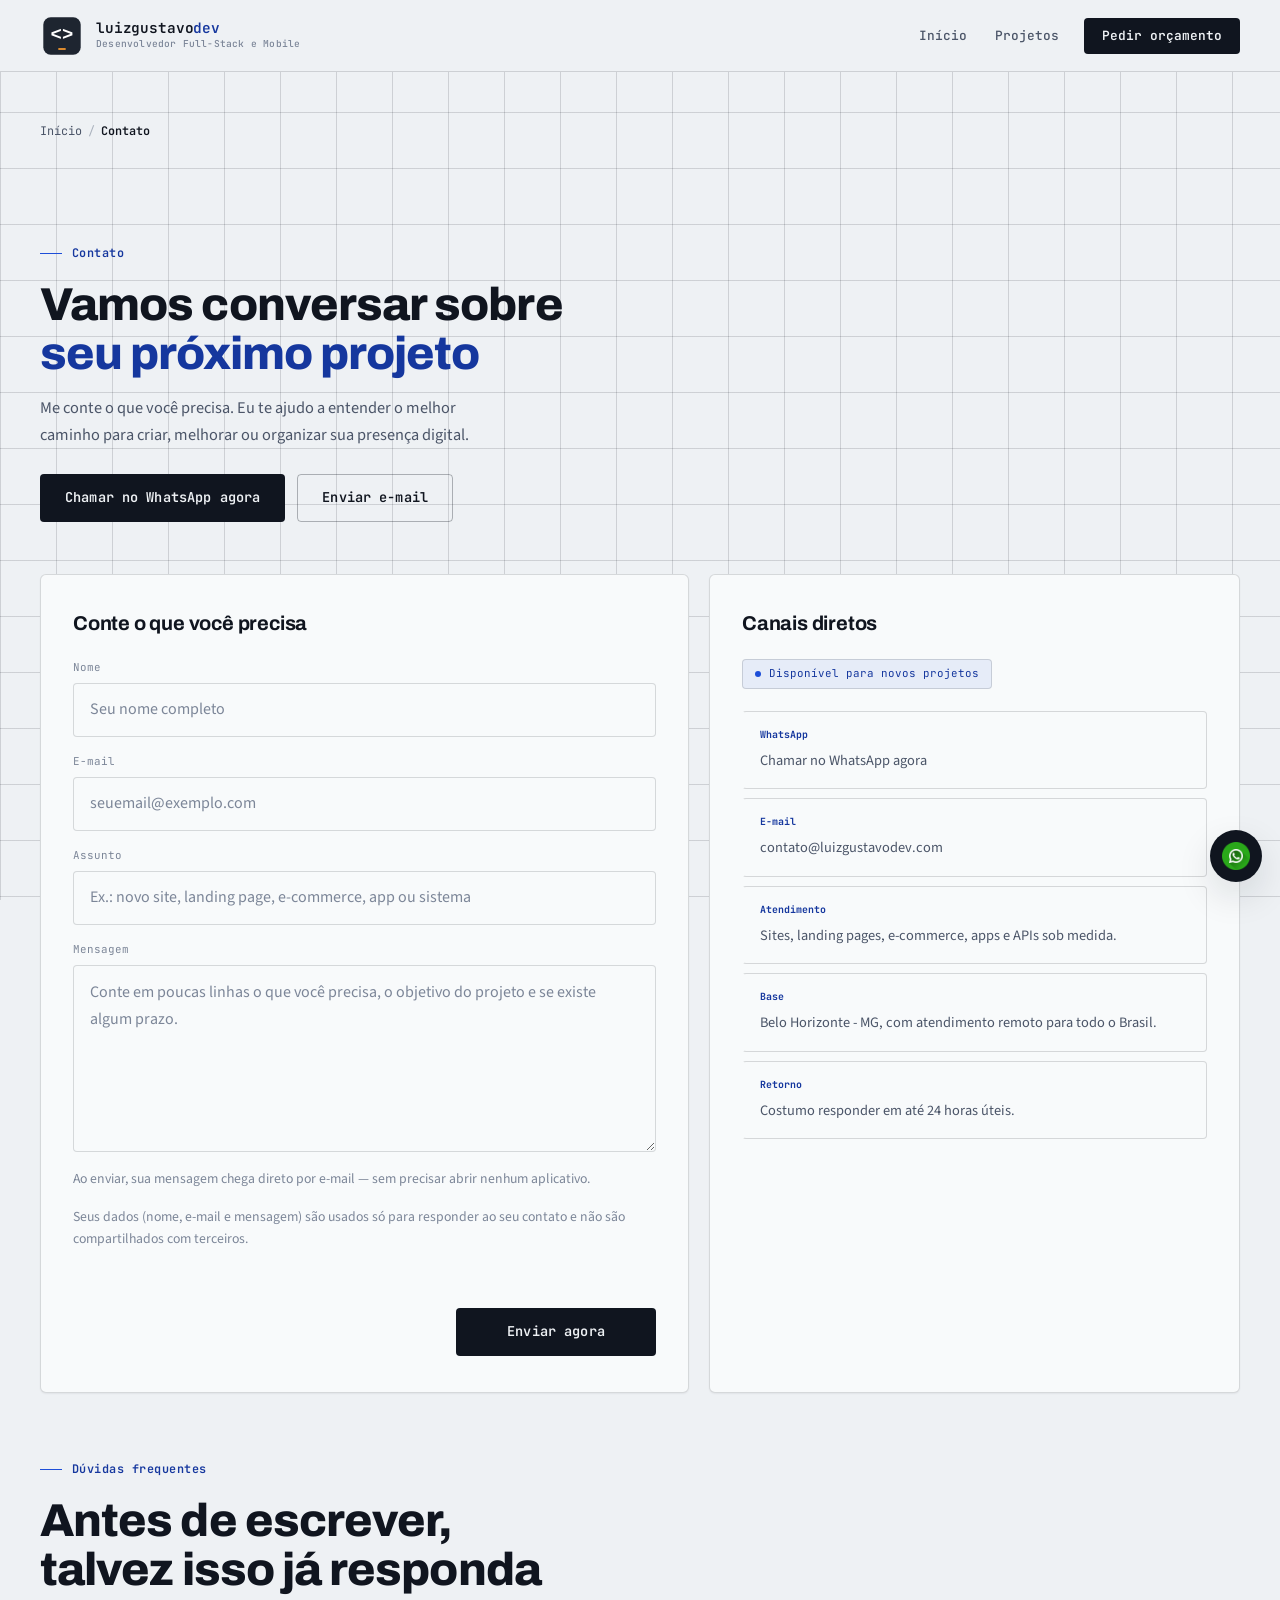
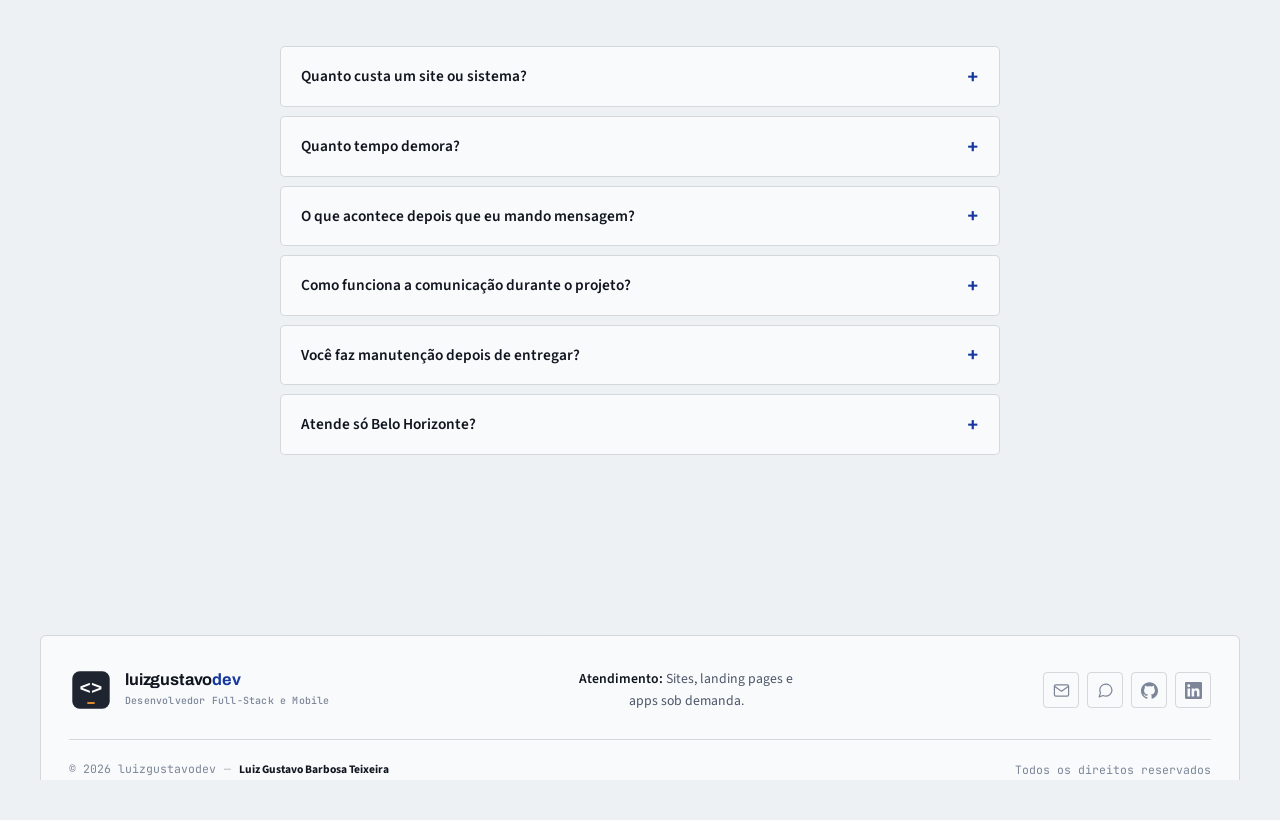
<file: contato.html>
<!doctype html>
<html lang="pt-BR">
<head>
  <meta charset="utf-8">
  <meta name="viewport" content="width=device-width,initial-scale=1">
  <meta name="format-detection" content="telephone=no">
  <title>Contato e Orçamento de Site | Luiz Gustavo Dev</title>
  <meta name="description" content="Fale com Luiz Gustavo para criar ou melhorar seu site, landing page, app mobile ou e-commerce sob medida.">
  <meta name="robots" content="index, follow, max-image-preview:large">
  <meta name="author" content="Luiz Gustavo Barbosa Teixeira">
  <meta name="theme-color" content="#EEF1F4">
  <link rel="canonical" href="https://luizgustavodev.com/contato.html">
  <link rel="dns-prefetch" href="//fonts.googleapis.com">
  <link rel="dns-prefetch" href="//fonts.gstatic.com">
  <link rel="preconnect" href="https://fonts.googleapis.com">
  <link rel="preconnect" href="https://fonts.gstatic.com" crossorigin>
  <link rel="stylesheet" href="https://fonts.googleapis.com/css2?family=Archivo:wght@700;800&family=Source+Sans+3:wght@400;500;600;700&family=JetBrains+Mono:wght@500;600&display=swap">
  <meta property="og:locale" content="pt_BR">
  <meta property="og:type" content="website">
  <meta property="og:site_name" content="Luiz Gustavo Dev">
  <meta property="og:title" content="Contato e Orçamento de Site | Luiz Gustavo Dev">
  <meta property="og:description" content="Fale com Luiz Gustavo para criar ou melhorar seu site, landing page, app mobile ou e-commerce sob medida.">
  <meta property="og:url" content="https://luizgustavodev.com/contato.html">
  <meta property="og:image" content="https://luizgustavodev.com/img/og-share.png">
  <meta property="og:image:width" content="1200">
  <meta property="og:image:height" content="630">
  <meta property="og:image:alt" content="Luiz Gustavo Dev — Desenvolvedor Full-Stack e Mobile">
  <meta property="og:image:secure_url" content="https://luizgustavodev.com/img/og-share.png">
  <meta property="og:image:type" content="image/png">
  <meta name="twitter:card" content="summary_large_image">
  <meta name="twitter:title" content="Contato e Orçamento de Site | Luiz Gustavo Dev">
  <meta name="twitter:description" content="Fale com Luiz Gustavo para criar ou melhorar seu site, landing page, app mobile ou e-commerce sob medida.">
  <meta name="twitter:image" content="https://luizgustavodev.com/img/og-share.png">
  <meta name="twitter:image:alt" content="Luiz Gustavo Dev — Desenvolvedor Full-Stack e Mobile">
  <link rel="icon" type="image/png" sizes="512x512" href="img/favicon.png">
  <link rel="apple-touch-icon" href="img/apple-touch-icon.png">
  <link rel="stylesheet" href="css/global.css?v=20260903-1">
  <link rel="stylesheet" href="css/menu.css?v=20260903-1">
  <link rel="stylesheet" href="css/contato.css?v=20260903-1">
  <link rel="stylesheet" href="css/typography.css?v=20260903-1">
  <script type="application/ld+json">
    {
      "@context": "https://schema.org",
      "@graph": [
        {
          "@type": "ProfessionalService",
          "@id": "https://luizgustavodev.com/#business",
          "name": "Luiz Gustavo Dev",
          "url": "https://luizgustavodev.com/",
          "image": "https://luizgustavodev.com/img/og-share.png",
          "logo": "https://luizgustavodev.com/img/favicon.png",
          "description": "Criação de sites, landing pages e apps mobile para apresentar melhor sua empresa, captar contatos e organizar processos.",
          "email": "mailto:contato@luizgustavodev.com",
          "telephone": "+55 31 99260-9970",
          "address": {
            "@type": "PostalAddress",
            "addressLocality": "Belo Horizonte",
            "addressRegion": "MG",
            "addressCountry": "BR"
          },
          "areaServed": "BR",
          "makesOffer": [
            { "@type": "Offer", "itemOffered": { "@type": "Service", "name": "Sites e landing pages" } },
            { "@type": "Offer", "itemOffered": { "@type": "Service", "name": "Aplicativos mobile" } },
            { "@type": "Offer", "itemOffered": { "@type": "Service", "name": "Painéis e integrações" } },
            { "@type": "Offer", "itemOffered": { "@type": "Service", "name": "Manutenção e evolução" } }
          ],
          "founder": {
            "@id": "https://luizgustavodev.com/#person"
          }
        },
        {
          "@type": "Person",
          "@id": "https://luizgustavodev.com/#person",
          "name": "Luiz Gustavo Barbosa Teixeira",
          "jobTitle": "Desenvolvedor Full-Stack e Mobile",
          "url": "https://luizgustavodev.com/",
          "image": "https://luizgustavodev.com/img/luiz-home.jpg",
          "worksFor": {
            "@id": "https://luizgustavodev.com/#business"
          },
          "sameAs": ["https://github.com/luizgteixeira/", "https://www.linkedin.com/in/luiz-gustavo1701/"]
        },
        {
          "@type": "WebSite",
          "@id": "https://luizgustavodev.com/#website",
          "url": "https://luizgustavodev.com/",
          "name": "Luiz Gustavo Dev",
          "publisher": {
            "@id": "https://luizgustavodev.com/#business"
          },
          "inLanguage": "pt-BR"
        },
        {
          "@type": "BreadcrumbList",
          "@id": "https://luizgustavodev.com/contato.html#breadcrumb",
          "itemListElement": [
            { "@type": "ListItem", "position": 1, "name": "Início", "item": "https://luizgustavodev.com/" },
            { "@type": "ListItem", "position": 2, "name": "Contato", "item": "https://luizgustavodev.com/contato.html" }
          ]
        },
        {
          "@type": "ContactPage",
          "@id": "https://luizgustavodev.com/contato.html#webpage",
          "url": "https://luizgustavodev.com/contato.html",
          "name": "Contato e Orçamento de Site | Luiz Gustavo Dev",
          "description": "Fale com Luiz Gustavo para criar ou melhorar seu site, landing page, app mobile ou e-commerce sob medida.",
          "isPartOf": {
            "@id": "https://luizgustavodev.com/#website"
          },
          "about": {
            "@id": "https://luizgustavodev.com/#business"
          },
          "breadcrumb": {
            "@id": "https://luizgustavodev.com/contato.html#breadcrumb"
          },
          "inLanguage": "pt-BR"
        },
        {
          "@type": "FAQPage",
          "@id": "https://luizgustavodev.com/contato.html#faq",
          "mainEntity": [
            {
              "@type": "Question",
              "name": "Quanto custa um site ou sistema?",
              "acceptedAnswer": {
                "@type": "Answer",
                "text": "Depende do escopo. Landing page a partir de R$ 1.500, site institucional a partir de R$ 3.500, e-commerce a partir de R$ 12.000, sistema web ou SaaS a partir de R$ 15.000, manutenção mensal a partir de R$ 300 e hora avulsa a partir de R$ 150. O valor exato sai depois de entender o que o cliente precisa."
              }
            },
            {
              "@type": "Question",
              "name": "Quanto tempo demora?",
              "acceptedAnswer": {
                "@type": "Answer",
                "text": "Varia com o tamanho do projeto, de 3 dias úteis para uma landing page simples a alguns meses para sistemas maiores ou SaaS. Esses prazos são só o tempo de desenvolvimento; a demora para receber conteúdo ou aprovação de etapas do cliente costuma ser o maior fator de atraso real."
              }
            },
            {
              "@type": "Question",
              "name": "O que acontece depois que eu mando mensagem?",
              "acceptedAnswer": {
                "@type": "Answer",
                "text": "O retorno é em até 24 horas úteis para entender a necessidade e passar um orçamento."
              }
            },
            {
              "@type": "Question",
              "name": "Como funciona a comunicação durante o projeto?",
              "acceptedAnswer": {
                "@type": "Answer",
                "text": "Você recebe atualização a cada etapa concluída do projeto e pode falar comigo pelo WhatsApp a qualquer momento para saber o andamento. As etapas são combinadas logo no início do projeto. O código do seu projeto fica sempre no seu próprio repositório, com acesso garantido a você — nada fica preso comigo."
              }
            },
            {
              "@type": "Question",
              "name": "Você faz manutenção depois de entregar?",
              "acceptedAnswer": {
                "@type": "Answer",
                "text": "Sim, incluindo correções, ajustes e novas funcionalidades depois que o projeto está no ar."
              }
            },
            {
              "@type": "Question",
              "name": "Atende só Belo Horizonte?",
              "acceptedAnswer": {
                "@type": "Answer",
                "text": "Não, o atendimento é remoto para todo o Brasil, com base em Belo Horizonte - MG."
              }
            }
          ]
        }
      ]
    }
  </script>
</head>
<body>
  <a class="skip-link" href="#main-content">Pular para o conteúdo</a>

  <header class="site-header">
    <div class="container">
      <div class="header-inner">
        <a href="index.html" class="brand" aria-label="Página inicial Luiz Gustavo Dev">
          <span class="brand-svg-wrap"><img src="img/logo-novo-1.svg" alt="" aria-hidden="true" width="44" height="44" decoding="async"></span>
          <span class="brand-text">
            <span class="brand-title">luizgustavo<span class="accent-dev">dev</span></span>
            <span class="brand-subtitle">Desenvolvedor Full-Stack e Mobile</span>
          </span>
        </a>
        <button class="menu-toggle" id="menuToggle" type="button" aria-label="Abrir menu principal" aria-controls="siteNav" aria-expanded="false">
          <span class="menu-toggle-box" aria-hidden="true">
            <span class="menu-toggle-line"></span>
            <span class="menu-toggle-line"></span>
            <span class="menu-toggle-line"></span>
          </span>
        </button>
        <nav class="site-nav" id="siteNav" aria-label="Navegação principal">
          <ul class="nav-list">
            <li><a class="nav-link" href="index.html">Início</a></li>
            <li><a class="nav-link" href="projetos.html">Projetos</a></li>
            <li><a class="nav-link active nav-cta" href="contato.html" aria-current="page">Pedir orçamento</a></li>
          </ul>
        </nav>
      </div>
    </div>
  </header>

  <main id="main-content" tabindex="-1">
    <nav class="breadcrumb-nav" aria-label="Breadcrumb">
      <div class="container">
        <ol>
          <li><a href="index.html">Início</a></li>
          <li aria-current="page">Contato</li>
        </ol>
      </div>
    </nav>
    <section class="section" id="contact-section">
      <div class="container">
        <div class="section-head">
          <span class="section-kicker">Contato</span>
          <h1 class="section-title">Vamos conversar sobre<br><em>seu próximo projeto</em></h1>
          <p class="section-subtitle">
            Me conte o que você precisa. Eu te ajudo a entender o melhor caminho para criar, melhorar ou organizar sua presença digital.
          </p>
          <div class="contact-actions">
            <a href="https://wa.me/5531992609970?text=Ol%C3%A1%2C%20Luiz!%20Quero%20falar%20sobre%20um%20site%20para%20o%20meu%20neg%C3%B3cio." class="btn btn-primary" target="_blank" rel="noopener noreferrer">Chamar no WhatsApp agora</a>
            <a href="mailto:contato@luizgustavodev.com" class="btn btn-secondary">Enviar e-mail</a>
          </div>
        </div>

        <div class="contact-layout">
          <article class="glass-card contact-panel">
            <h3>Conte o que você precisa</h3>
            <form class="contact-form" id="contactForm" action="https://api.web3forms.com/submit" method="POST">
              <input type="hidden" name="access_key" value="58f9c5cc-4b90-44bd-b4be-2524d364115d">
              <input type="hidden" name="subject" id="formSubjectField" value="Novo contato pelo site">
              <input type="checkbox" name="botcheck" class="hidden" style="display: none;" tabindex="-1" autocomplete="off">

              <div class="field">
                <label for="nome">Nome</label>
                <input type="text" id="nome" name="nome" placeholder="Seu nome completo" autocomplete="name" minlength="3" maxlength="80" required>
              </div>

              <div class="field">
                <label for="email">E-mail</label>
                <input type="email" id="email" name="email" placeholder="seuemail@exemplo.com" autocomplete="email" inputmode="email" maxlength="120" required>
              </div>

              <div class="field">
                <label for="assunto">Assunto</label>
                <input type="text" id="assunto" name="assunto" placeholder="Ex.: novo site, landing page, e-commerce, app ou sistema" minlength="5" maxlength="120" required>
              </div>

              <div class="field">
                <label for="mensagem">Mensagem</label>
                <textarea id="mensagem" name="mensagem" rows="6" placeholder="Conte em poucas linhas o que você precisa, o objetivo do projeto e se existe algum prazo." minlength="20" maxlength="1500" required></textarea>
              </div>

              <p class="form-note">Ao enviar, sua mensagem chega direto por e-mail — sem precisar abrir nenhum aplicativo.</p>
              <p class="form-note">Seus dados (nome, e-mail e mensagem) são usados só para responder ao seu contato e não são compartilhados com terceiros.</p>
              <noscript><p class="form-note">Se o envio não funcionar sem JavaScript, escreva direto para <a href="mailto:contato@luizgustavodev.com">contato@luizgustavodev.com</a>.</p></noscript>
              <p class="form-status" id="formStatus" role="status" aria-live="polite"></p>

              <div class="form-submit">
                <button type="submit" class="btn btn-primary">Enviar agora</button>
              </div>
            </form>
          </article>

          <aside class="glass-card contact-side">
            <h3>Canais diretos</h3>

            <div class="avail-chip">
              <div class="avail-dot"></div>
              Disponível para novos projetos
            </div>

            <div class="contact-info-list">
              <div class="contact-info-item">
                <strong>WhatsApp</strong>
                <a href="https://wa.me/5531992609970?text=Ol%C3%A1%2C%20Luiz!%20Quero%20falar%20sobre%20um%20site%20para%20o%20meu%20neg%C3%B3cio." target="_blank" rel="noopener noreferrer">Chamar no WhatsApp agora</a>
              </div>

              <div class="contact-info-item">
                <strong>E-mail</strong>
                <a href="mailto:contato@luizgustavodev.com">contato@luizgustavodev.com</a>
              </div>

              <div class="contact-info-item">
                <strong>Atendimento</strong>
                <span>Sites, landing pages, e-commerce, apps e APIs sob medida.</span>
              </div>

              <div class="contact-info-item">
                <strong>Base</strong>
                <span>Belo Horizonte - MG, com atendimento remoto para todo o Brasil.</span>
              </div>

              <div class="contact-info-item">
                <strong>Retorno</strong>
                <span>Costumo responder em até 24 horas úteis.</span>
              </div>
            </div>
          </aside>
        </div>

        <div class="faq-section">
          <div class="section-head reveal">
            <span class="section-kicker">Dúvidas frequentes</span>
            <h2 class="section-title" id="faq-title">Antes de escrever, talvez isso já responda</h2>
          </div>
          <div class="faq-list reveal">
            <details class="faq-item">
              <summary>Quanto custa um site ou sistema?</summary>
              <div class="faq-answer">
                <p>Depende do escopo, mas pra te dar uma ideia:</p>
                <ul>
                  <li>Landing page — a partir de R$ 1.500</li>
                  <li>Site institucional — a partir de R$ 3.500</li>
                  <li>E-commerce — a partir de R$ 12.000</li>
                  <li>Sistema web / SaaS — a partir de R$ 15.000</li>
                  <li>Manutenção mensal — a partir de R$ 300</li>
                  <li>Hora avulsa — a partir de R$ 150</li>
                </ul>
                <p>O valor exato sai depois de entender o que você precisa — me chama no WhatsApp que a gente calibra certinho.</p>
              </div>
            </details>
            <details class="faq-item">
              <summary>Quanto tempo demora?</summary>
              <div class="faq-answer">
                <p>Varia com o tamanho do projeto — de 3 dias úteis (landing page simples) a alguns meses (sistemas maiores ou SaaS). Esses prazos são só o tempo de desenvolvimento; o que mais atrasa na prática é a demora pra receber conteúdo ou aprovação de etapas — quanto mais ágil essa parte, mais rápido sai.</p>
              </div>
            </details>
            <details class="faq-item">
              <summary>O que acontece depois que eu mando mensagem?</summary>
              <div class="faq-answer">
                <p>Eu respondo em até 24 horas úteis pra entender o que você precisa e te passar um orçamento.</p>
              </div>
            </details>
            <details class="faq-item">
              <summary>Como funciona a comunicação durante o projeto?</summary>
              <div class="faq-answer">
                <p>Você não fica sem notícia até a entrega — aviso a cada etapa concluída, e pode me chamar no WhatsApp a qualquer momento pra saber como está andando. As etapas são combinadas logo no início, então fica claro o que esperar e quando.</p>
                <p>O código do seu projeto fica sempre no seu próprio repositório, com acesso garantido a você — nada fica preso comigo.</p>
              </div>
            </details>
            <details class="faq-item">
              <summary>Você faz manutenção depois de entregar?</summary>
              <div class="faq-answer">
                <p>Sim — correções, ajustes e novas funcionalidades depois que o projeto está no ar (valores na faixa de manutenção acima).</p>
              </div>
            </details>
            <details class="faq-item">
              <summary>Atende só Belo Horizonte?</summary>
              <div class="faq-answer">
                <p>Não, atendo remoto pra todo o Brasil — a base é em BH, mas isso não limita o atendimento.</p>
              </div>
            </details>
          </div>
        </div>
      </div>
    </section>
  </main>

  <footer class="site-footer">
    <div class="container">
      <div class="footer-shell">
        <div class="footer-main">
          <div class="footer-brand">
            <a href="index.html" class="footer-brand-link" aria-label="Página inicial Luiz Gustavo Dev">
              <span class="brand-svg-wrap"><img src="img/logo-novo-1.svg" alt="" aria-hidden="true" width="44" height="44" decoding="async"></span>
            </a>
            <div class="footer-brand-info">
              <span class="footer-name">luizgustavo<span class="footer-name-accent">dev</span></span>
              <span class="footer-role">Desenvolvedor Full-Stack e Mobile</span>
            </div>
          </div>

          <p class="footer-atendimento">
            <strong>Atendimento:</strong> Sites, landing pages e apps sob demanda.
          </p>

          <div class="footer-socials">
            <a href="mailto:contato@luizgustavodev.com" class="social-icon" aria-label="E-mail" title="E-mail"><svg width="17" height="17" viewBox="0 0 24 24" fill="none" stroke="currentColor" stroke-width="1.7" stroke-linecap="round" stroke-linejoin="round"><path d="M4 4h16c1.1 0 2 .9 2 2v12c0 1.1-.9 2-2 2H4c-1.1 0-2-.9-2-2V6c0-1.1.9-2 2-2z"/><polyline points="22,6 12,13 2,6"/></svg></a>
            <a href="https://wa.me/5531992609970" class="social-icon" aria-label="WhatsApp" title="WhatsApp" target="_blank" rel="noopener noreferrer"><svg width="17" height="17" viewBox="0 0 24 24" fill="none" stroke="currentColor" stroke-width="1.7" stroke-linecap="round" stroke-linejoin="round"><path d="M21 11.5a8.38 8.38 0 0 1-.9 3.8 8.5 8.5 0 0 1-7.6 4.7 8.38 8.38 0 0 1-3.8-.9L3 21l1.9-5.7a8.38 8.38 0 0 1-.9-3.8 8.5 8.5 0 0 1 4.7-7.6 8.38 8.38 0 0 1 3.8-.9h.5a8.48 8.48 0 0 1 8 8v.5z"/></svg></a>
            <a href="https://github.com/luizgteixeira/" class="social-icon" aria-label="GitHub" title="GitHub" target="_blank" rel="noopener noreferrer"><svg width="17" height="17" viewBox="0 0 24 24" fill="currentColor"><path d="M12 .297c-6.63 0-12 5.373-12 12 0 5.303 3.438 9.8 8.205 11.385.6.113.82-.258.82-.577 0-.285-.01-1.04-.015-2.04-3.338.724-4.042-1.61-4.042-1.61C4.422 18.07 3.633 17.7 3.633 17.7c-1.087-.744.084-.729.084-.729 1.205.084 1.838 1.236 1.838 1.236 1.07 1.835 2.809 1.305 3.495.998.108-.775.42-1.305.763-1.605-2.665-.3-5.466-1.332-5.466-5.93 0-1.31.465-2.38 1.235-3.22-.135-.303-.54-1.523.105-3.176 0 0 1.005-.322 3.3 1.23.96-.267 1.98-.399 3-.405 1.02.006 2.04.138 3 .405 2.28-1.552 3.285-1.23 3.285-1.23.645 1.653.24 2.873.12 3.176.765.84 1.23 1.91 1.23 3.22 0 4.61-2.805 5.625-5.475 5.92.435.375.81 1.096.81 2.22 0 1.606-.015 2.896-.015 3.286 0 .315.21.69.825.57C20.565 22.092 24 17.592 24 12.297c0-6.627-5.373-12-12-12"/></svg></a>
            <a href="https://www.linkedin.com/in/luiz-gustavo1701/" class="social-icon" aria-label="LinkedIn" title="LinkedIn" target="_blank" rel="noopener noreferrer"><svg width="17" height="17" viewBox="0 0 24 24" fill="currentColor"><path d="M20.447 20.452h-3.554v-5.569c0-1.328-.027-3.037-1.852-3.037-1.853 0-2.136 1.445-2.136 2.939v5.667H9.351V9h3.414v1.561h.046c.477-.9 1.637-1.85 3.37-1.85 3.601 0 4.267 2.37 4.267 5.455v6.286zM5.337 7.433a2.062 2.062 0 1 1 0-4.124 2.062 2.062 0 0 1 0 4.124zM7.119 20.452H3.554V9h3.565v11.452zM22.225 0H1.771C.792 0 0 .774 0 1.729v20.542C0 23.227.792 24 1.771 24h20.451C23.2 24 24 23.227 24 22.271V1.729C24 .774 23.2 0 22.222 0h.003z"/></svg></a>
          </div>
        </div>

        <div class="footer-bottom">
          <span class="footer-legal">© 2026 luizgustavodev <span class="footer-legal-sep">—</span> <span class="footer-legal-name">Luiz Gustavo Barbosa Teixeira</span></span>
          <span>Todos os direitos reservados</span>
        </div>
      </div>
    </div>
  </footer>

  <script src="js/script.js?v=20260903-1" defer></script>
  <a href="https://wa.me/5531992609970?text=Ol%C3%A1%2C%20Luiz!%20Quero%20falar%20sobre%20um%20site%20para%20o%20meu%20neg%C3%B3cio." class="whatsapp-float" target="_blank" rel="noopener noreferrer" aria-label="Falar com Luiz Gustavo no WhatsApp" data-tooltip="Fale comigo agora"><img src="img/whatsapp.png" alt="" width="512" height="512" loading="lazy" decoding="async" aria-hidden="true"></a>
</body>
</html>
</file>
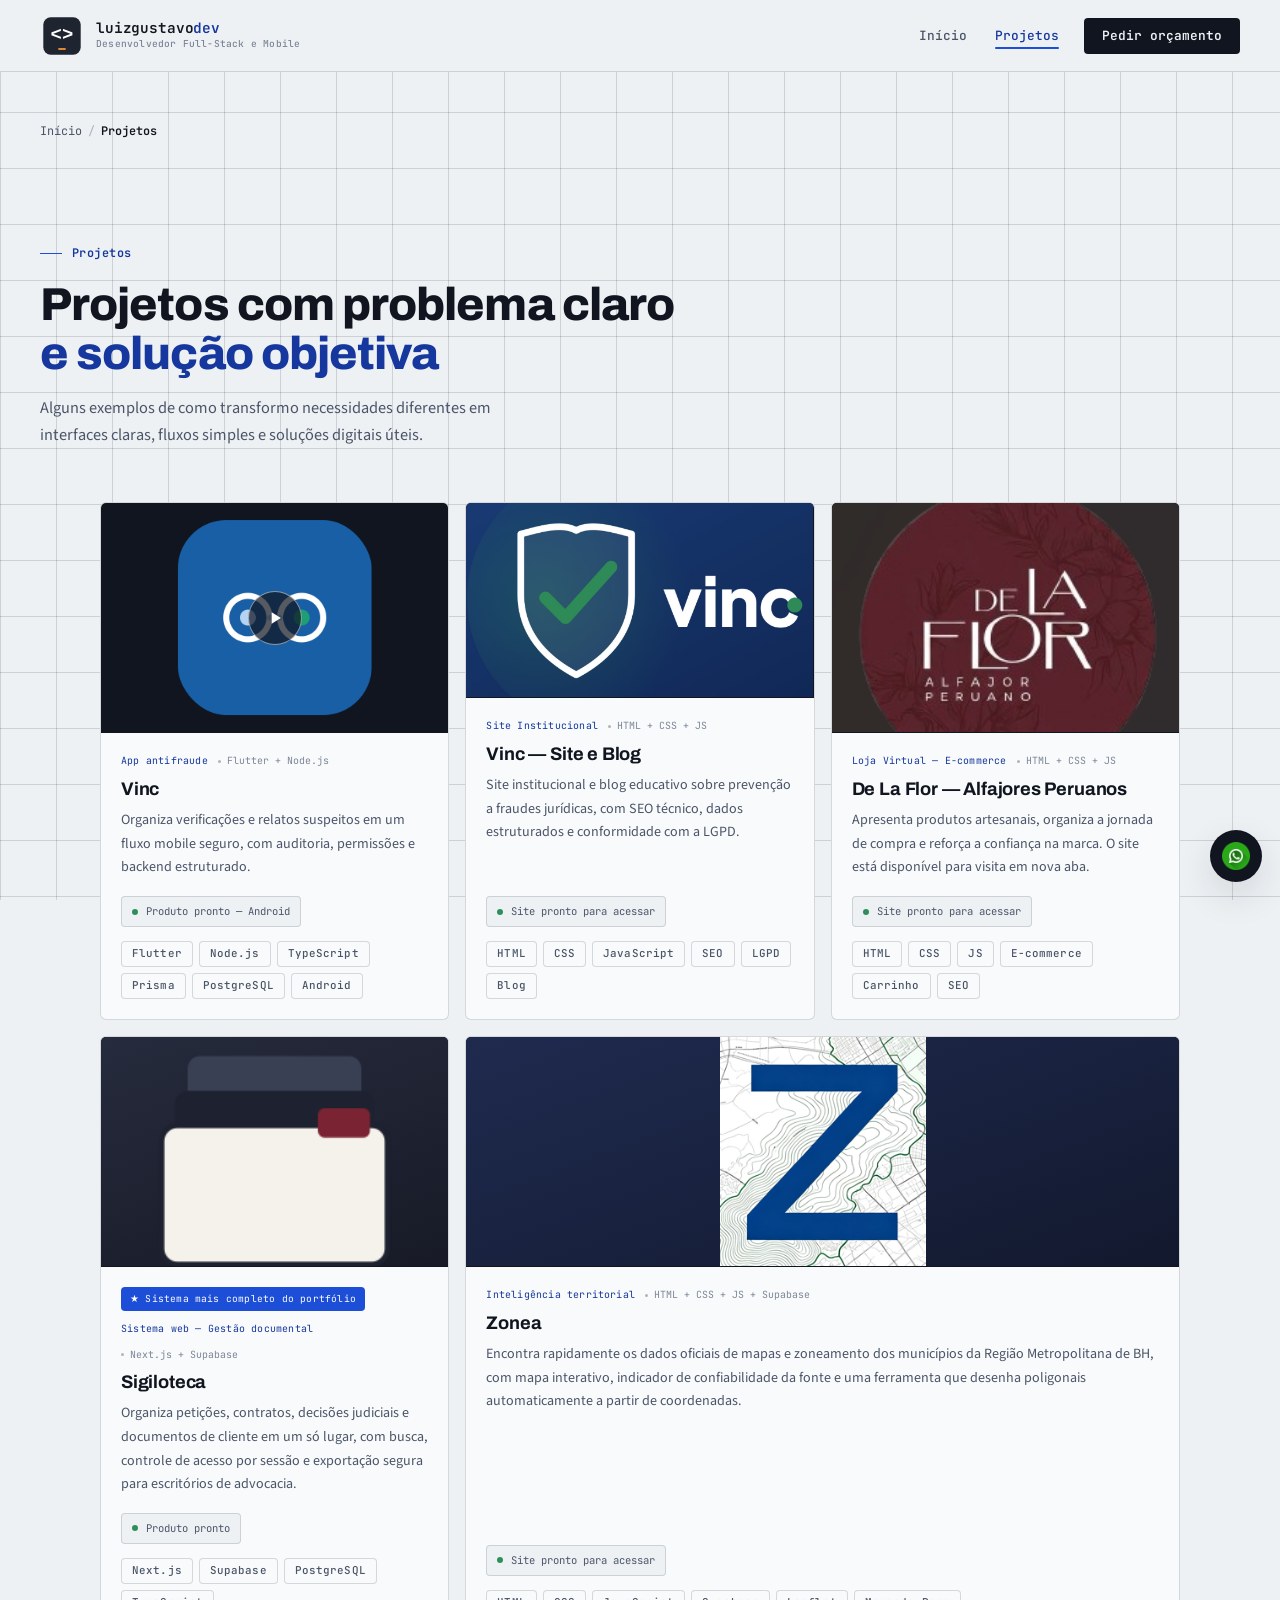
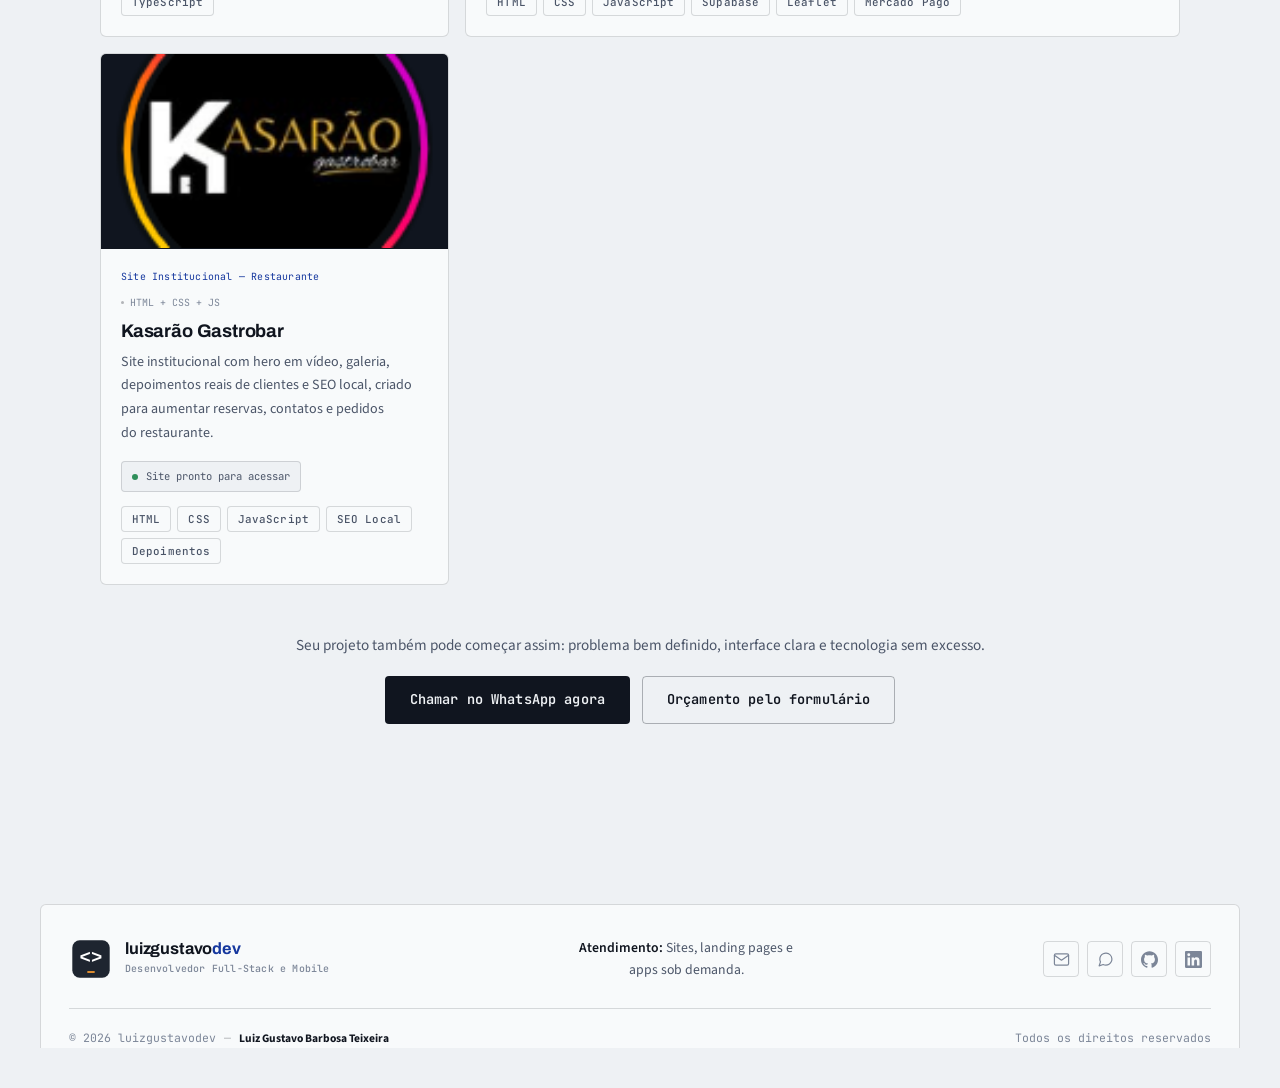
<file: projetos.html>
<!doctype html>
<html lang="pt-BR">

<head>
  <meta charset="utf-8">
  <meta name="viewport" content="width=device-width,initial-scale=1">
  <meta name="format-detection" content="telephone=no">
  <title>Projetos de Sites, Apps e Sistemas | Luiz Gustavo Dev</title>
  <meta name="description" content="Conheça projetos de sites, apps e sistemas feitos com foco em problema real, clareza de uso e resultado para o negócio.">
  <meta name="robots" content="index, follow, max-image-preview:large">
  <meta name="author" content="Luiz Gustavo Barbosa Teixeira">
  <meta name="theme-color" content="#EEF1F4">
  <link rel="canonical" href="https://luizgustavodev.com/projetos.html">
  <link rel="dns-prefetch" href="//fonts.googleapis.com">
  <link rel="dns-prefetch" href="//fonts.gstatic.com">
  <link rel="preconnect" href="https://fonts.googleapis.com">
  <link rel="preconnect" href="https://fonts.gstatic.com" crossorigin>
  <link rel="stylesheet"
    href="https://fonts.googleapis.com/css2?family=Archivo:wght@700;800&family=Source+Sans+3:wght@400;500;600;700&family=JetBrains+Mono:wght@500;600&display=swap">
  <meta property="og:locale" content="pt_BR">
  <meta property="og:type" content="website">
  <meta property="og:site_name" content="Luiz Gustavo Dev">
  <meta property="og:title" content="Projetos de Sites, Apps e Sistemas | Luiz Gustavo Dev">
  <meta property="og:description" content="Conheça projetos de sites, apps e sistemas feitos com foco em problema real, clareza de uso e resultado para o negócio.">
  <meta property="og:url" content="https://luizgustavodev.com/projetos.html">
  <meta property="og:image" content="https://luizgustavodev.com/img/og-share.png">
  <meta property="og:image:width" content="1200">
  <meta property="og:image:height" content="630">
  <meta property="og:image:alt" content="Luiz Gustavo Dev — Desenvolvedor Full-Stack e Mobile">
  <meta property="og:image:secure_url" content="https://luizgustavodev.com/img/og-share.png">
  <meta property="og:image:type" content="image/png">
  <meta name="twitter:card" content="summary_large_image">
  <meta name="twitter:title" content="Projetos de Sites, Apps e Sistemas | Luiz Gustavo Dev">
  <meta name="twitter:description" content="Conheça projetos de sites, apps e sistemas feitos com foco em problema real, clareza de uso e resultado para o negócio.">
  <meta name="twitter:image" content="https://luizgustavodev.com/img/og-share.png">
  <meta name="twitter:image:alt" content="Luiz Gustavo Dev — Desenvolvedor Full-Stack e Mobile">
  <link rel="icon" type="image/png" sizes="512x512" href="img/favicon.png">
  <link rel="apple-touch-icon" href="img/apple-touch-icon.png">
  <link rel="stylesheet" href="css/global.css?v=20260903-1">
  <link rel="stylesheet" href="css/menu.css?v=20260903-1">
  <link rel="stylesheet" href="css/projetos.css?v=20260903-1">
  <link rel="stylesheet" href="css/typography.css?v=20260903-1">
  <script type="application/ld+json">
    {
      "@context": "https://schema.org",
      "@graph": [
        {
          "@type": "ProfessionalService",
          "@id": "https://luizgustavodev.com/#business",
          "name": "Luiz Gustavo Dev",
          "url": "https://luizgustavodev.com/",
          "image": "https://luizgustavodev.com/img/og-share.png",
          "logo": "https://luizgustavodev.com/img/favicon.png",
          "description": "Criação de sites, landing pages e apps mobile para apresentar melhor sua empresa, captar contatos e organizar processos.",
          "email": "mailto:contato@luizgustavodev.com",
          "telephone": "+55 31 99260-9970",
          "address": {
            "@type": "PostalAddress",
            "addressLocality": "Belo Horizonte",
            "addressRegion": "MG",
            "addressCountry": "BR"
          },
          "areaServed": "BR",
          "makesOffer": [
            { "@type": "Offer", "itemOffered": { "@type": "Service", "name": "Sites e landing pages" } },
            { "@type": "Offer", "itemOffered": { "@type": "Service", "name": "Aplicativos mobile" } },
            { "@type": "Offer", "itemOffered": { "@type": "Service", "name": "Painéis e integrações" } },
            { "@type": "Offer", "itemOffered": { "@type": "Service", "name": "Manutenção e evolução" } }
          ],
          "founder": {
            "@id": "https://luizgustavodev.com/#person"
          }
        },
        {
          "@type": "Person",
          "@id": "https://luizgustavodev.com/#person",
          "name": "Luiz Gustavo Barbosa Teixeira",
          "jobTitle": "Desenvolvedor Full-Stack e Mobile",
          "url": "https://luizgustavodev.com/",
          "image": "https://luizgustavodev.com/img/luiz-home.jpg",
          "worksFor": {
            "@id": "https://luizgustavodev.com/#business"
          },
          "sameAs": ["https://github.com/luizgteixeira/", "https://www.linkedin.com/in/luiz-gustavo1701/"]
        },
        {
          "@type": "WebSite",
          "@id": "https://luizgustavodev.com/#website",
          "url": "https://luizgustavodev.com/",
          "name": "Luiz Gustavo Dev",
          "publisher": {
            "@id": "https://luizgustavodev.com/#business"
          },
          "inLanguage": "pt-BR"
        },
        {
          "@type": "BreadcrumbList",
          "@id": "https://luizgustavodev.com/projetos.html#breadcrumb",
          "itemListElement": [
            { "@type": "ListItem", "position": 1, "name": "Início", "item": "https://luizgustavodev.com/" },
            { "@type": "ListItem", "position": 2, "name": "Projetos", "item": "https://luizgustavodev.com/projetos.html" }
          ]
        },
        {
          "@type": "CollectionPage",
          "@id": "https://luizgustavodev.com/projetos.html#webpage",
          "url": "https://luizgustavodev.com/projetos.html",
          "name": "Projetos de Sites, Apps e Sistemas | Luiz Gustavo Dev",
          "description": "Conheça projetos de sites, apps e sistemas feitos com foco em problema real, clareza de uso e resultado para o negócio.",
          "isPartOf": {
            "@id": "https://luizgustavodev.com/#website"
          },
          "about": {
            "@id": "https://luizgustavodev.com/#business"
          },
          "breadcrumb": {
            "@id": "https://luizgustavodev.com/projetos.html#breadcrumb"
          },
          "inLanguage": "pt-BR"
        }
      ]
    }
  </script>
</head>

<body>
  <a class="skip-link" href="#main-content">Pular para o conteúdo</a>

  <header class="site-header">
    <div class="container">
      <div class="header-inner">
        <a href="index.html" class="brand" aria-label="Página inicial Luiz Gustavo Dev">
          <span class="brand-svg-wrap"><img src="img/logo-novo-1.svg" alt="" aria-hidden="true" width="44" height="44" decoding="async"></span>
          <span class="brand-text">
            <span class="brand-title">luizgustavo<span class="accent-dev">dev</span></span>
            <span class="brand-subtitle">Desenvolvedor Full-Stack e Mobile</span>
          </span>
        </a>
        <button class="menu-toggle" id="menuToggle" type="button" aria-label="Abrir menu principal"
          aria-controls="siteNav" aria-expanded="false">
          <span class="menu-toggle-box" aria-hidden="true">
            <span class="menu-toggle-line"></span>
            <span class="menu-toggle-line"></span>
            <span class="menu-toggle-line"></span>
          </span>
        </button>
        <nav class="site-nav" id="siteNav" aria-label="Navegação principal">
          <ul class="nav-list">
            <li><a class="nav-link" href="index.html">Início</a></li>
            <li><a class="nav-link active" href="projetos.html" aria-current="page">Projetos</a></li>
            <li><a class="nav-link nav-cta" href="contato.html">Pedir orçamento</a></li>
          </ul>
        </nav>
      </div>
    </div>
  </header>

  <main id="main-content" tabindex="-1">
    <nav class="breadcrumb-nav" aria-label="Breadcrumb">
      <div class="container">
        <ol>
          <li><a href="index.html">Início</a></li>
          <li aria-current="page">Projetos</li>
        </ol>
      </div>
    </nav>
    <section class="section">
      <div class="container">

        <div class="section-head reveal">
          <span class="section-kicker">Projetos</span>
          <h1 class="section-title">Projetos com problema claro<br><em>e solução objetiva</em></h1>
          <p class="section-subtitle">
            Alguns exemplos de como transformo necessidades diferentes em interfaces claras, fluxos simples e soluções digitais úteis.
          </p>
        </div>

        <div class="project-grid">

          <article class="card project-card project-card--featured reveal reveal-delay-1">
            <div class="project-visual project-visual--symbol project-visual--video project-visual--vinc">
              <video class="project-video" tabindex="-1" src="video/vinc-video.mp4" muted loop playsinline
                preload="none" poster="img/vinc.png" aria-hidden="true"></video>
              <span class="project-play-badge" aria-hidden="true">
                <svg viewBox="0 0 24 24" fill="currentColor"><path d="M8 5v14l11-7z"/></svg>
              </span>
            </div>
            <div class="project-body">
              <div class="project-meta">
                <span class="project-type">App antifraude</span>
                <span class="project-pages">Flutter + Node.js</span>
              </div>
              <h3>Vinc</h3>
              <p>Organiza verificações e relatos suspeitos em um fluxo mobile seguro, com auditoria, permissões e backend estruturado.</p>
              <span class="project-status project-status--ready">Produto pronto — Android</span>
              <div class="project-tags">
                <span class="badge">Flutter</span><span class="badge">Node.js</span><span class="badge">TypeScript</span>
                <span class="badge">Prisma</span><span class="badge">PostgreSQL</span><span class="badge">Android</span>
              </div>
            </div>
          </article>

          <article class="card project-card reveal reveal-delay-2">
            <div class="project-visual project-visual--video project-visual--vinc-site" aria-hidden="true">
              <video class="project-video" tabindex="-1" src="video/vinc-site-video.mp4" muted loop playsinline
                preload="none" poster="img/icon-site.png" aria-hidden="true"></video>
            </div>
            <div class="project-body">
              <div class="project-meta">
                <span class="project-type">Site Institucional</span>
                <span class="project-pages">HTML + CSS + JS</span>
              </div>
              <h3>Vinc — Site e Blog</h3>
              <p>Site institucional e blog educativo sobre prevenção a fraudes jurídicas, com SEO técnico, dados estruturados e conformidade com a LGPD.</p>
              <span class="project-status project-status--ready">Site pronto para acessar</span>
              <div class="project-tags">
                <span class="badge">HTML</span><span class="badge">CSS</span><span class="badge">JavaScript</span>
                <span class="badge">SEO</span><span class="badge">LGPD</span><span class="badge">Blog</span>
              </div>
            </div>
            <a class="project-card-link" href="https://www.vincapp.com.br/" target="_blank"
              rel="noopener noreferrer" aria-label="Abrir o site institucional do Vinc em nova aba"></a>
          </article>

          <article class="card project-card project-card--delaflor reveal reveal-delay-3">
            <a href="https://www.alfajordelaflor.com.br/" target="_blank" rel="noopener noreferrer"
              class="project-visual project-visual--branded project-visual--video project-visual--delaflor"
              aria-label="Abrir o site De La Flor em nova aba">
              <div class="project-visual-bg"></div>
              <video class="project-video" tabindex="-1" src="video/de-la-flor1.mp4?v=20260417-1307" muted loop playsinline
                preload="none" poster="img/de-la-flor2.png" aria-hidden="true"></video>
              <div class="project-visual-overlay">
                <span class="project-visual-cta">
                  <svg width="14" height="14" viewBox="0 0 24 24" fill="none" stroke="currentColor" stroke-width="2" stroke-linecap="round" stroke-linejoin="round" aria-hidden="true" focusable="false">
                    <path d="M18 13v6a2 2 0 0 1-2 2H5a2 2 0 0 1-2-2V8a2 2 0 0 1 2-2h6" />
                    <polyline points="15 3 21 3 21 9" />
                    <line x1="10" y1="14" x2="21" y2="3" />
                  </svg>
                  Acessar site
                </span>
              </div>
            </a>
            <div class="project-body">
              <div class="project-meta">
                <span class="project-type">Loja Virtual — E-commerce</span>
                <span class="project-pages">HTML + CSS + JS</span>
              </div>
              <h3>De La Flor — Alfajores Peruanos</h3>
              <p>Apresenta produtos artesanais, organiza a jornada de compra e reforça a confiança na marca. O site está disponível para visita em nova aba.</p>
              <span class="project-status project-status--ready">Site pronto para acessar</span>
              <div class="project-tags">
                <span class="badge">HTML</span><span class="badge">CSS</span><span class="badge">JS</span>
                <span class="badge">E-commerce</span><span class="badge">Carrinho</span><span class="badge">SEO</span>
              </div>
            </div>
            <a class="project-card-link" href="https://www.alfajordelaflor.com.br/" target="_blank"
              rel="noopener noreferrer" aria-label="Abrir o site De La Flor em nova aba"></a>
          </article>

          <article class="card project-card project-card--sigiloteca reveal reveal-delay-4">
            <a href="https://sigiloteca.com.br/" target="_blank" rel="noopener noreferrer"
              class="project-visual project-visual--branded project-visual--video project-visual--sigiloteca"
              aria-label="Abrir o Sigiloteca em nova aba">
              <div class="project-visual-bg"></div>
              <video class="project-video" tabindex="-1" src="video/sigiloteca-video.mp4" muted loop playsinline
                preload="none" poster="img/sigiloteca.png" aria-hidden="true"></video>
              <div class="project-visual-overlay">
                <span class="project-visual-cta">
                  <svg width="14" height="14" viewBox="0 0 24 24" fill="none" stroke="currentColor" stroke-width="2" stroke-linecap="round" stroke-linejoin="round" aria-hidden="true" focusable="false">
                    <path d="M18 13v6a2 2 0 0 1-2 2H5a2 2 0 0 1-2-2V8a2 2 0 0 1 2-2h6" />
                    <polyline points="15 3 21 3 21 9" />
                    <line x1="10" y1="14" x2="21" y2="3" />
                  </svg>
                  Acessar site
                </span>
              </div>
            </a>
            <div class="project-body">
              <span class="project-highlight">★ Sistema mais completo do portfólio</span>
              <div class="project-meta">
                <span class="project-type">Sistema web — Gestão documental</span>
                <span class="project-pages">Next.js + Supabase</span>
              </div>
              <h3>Sigiloteca</h3>
              <p>Organiza petições, contratos, decisões judiciais e documentos de cliente em um só lugar, com busca, controle de acesso por sessão e exportação segura para escritórios de advocacia.</p>
              <span class="project-status project-status--ready">Produto pronto</span>
              <div class="project-tags">
                <span class="badge">Next.js</span><span class="badge">Supabase</span><span class="badge">PostgreSQL</span>
                <span class="badge">TypeScript</span>
              </div>
            </div>
            <a class="project-card-link" href="https://sigiloteca.com.br/" target="_blank"
              rel="noopener noreferrer" aria-label="Abrir o Sigiloteca em nova aba"></a>
          </article>

          <article class="card project-card project-card--zonea reveal reveal-delay-4">
            <a href="https://zonea.com.br/" target="_blank" rel="noopener noreferrer"
              class="project-visual project-visual--branded project-visual--video project-visual--zonea"
              aria-label="Abrir o Zonea em nova aba">
              <div class="project-visual-bg"></div>
              <video class="project-video" tabindex="-1" src="video/zonea-video.mp4" muted loop playsinline
                preload="none" poster="img/logo-zonea.png" aria-hidden="true"></video>
              <div class="project-visual-overlay">
                <span class="project-visual-cta">
                  <svg width="14" height="14" viewBox="0 0 24 24" fill="none" stroke="currentColor" stroke-width="2" stroke-linecap="round" stroke-linejoin="round" aria-hidden="true" focusable="false">
                    <path d="M18 13v6a2 2 0 0 1-2 2H5a2 2 0 0 1-2-2V8a2 2 0 0 1 2-2h6" />
                    <polyline points="15 3 21 3 21 9" />
                    <line x1="10" y1="14" x2="21" y2="3" />
                  </svg>
                  Acessar site
                </span>
              </div>
            </a>
            <div class="project-body">
              <div class="project-meta">
                <span class="project-type">Inteligência territorial</span>
                <span class="project-pages">HTML + CSS + JS + Supabase</span>
              </div>
              <h3>Zonea</h3>
              <p>Encontra rapidamente os dados oficiais de mapas e zoneamento dos municípios da Região Metropolitana de BH, com mapa interativo, indicador de confiabilidade da fonte e uma ferramenta que desenha poligonais automaticamente a partir de coordenadas.</p>
              <span class="project-status project-status--ready">Site pronto para acessar</span>
              <div class="project-tags">
                <span class="badge">HTML</span><span class="badge">CSS</span><span class="badge">JavaScript</span>
                <span class="badge">Supabase</span><span class="badge">Leaflet</span><span class="badge">Mercado Pago</span>
              </div>
            </div>
            <a class="project-card-link" href="https://zonea.com.br/" target="_blank"
              rel="noopener noreferrer" aria-label="Abrir o Zonea em nova aba"></a>
          </article>

          <article class="card project-card project-card--kasarao reveal reveal-delay-5">
            <div class="project-visual project-visual--video project-visual--kasarao">
              <video class="project-video" tabindex="-1" src="video/kasarao.mp4?v=20260918" muted loop playsinline
                preload="none" poster="img/kasarao.png" aria-hidden="true"></video>
            </div>
            <div class="project-body">
              <div class="project-meta">
                <span class="project-type">Site Institucional — Restaurante</span>
                <span class="project-pages">HTML + CSS + JS</span>
              </div>
              <h3>Kasarão Gastrobar</h3>
              <p>Site institucional com hero em vídeo, galeria, depoimentos reais de clientes e SEO local, criado para aumentar reservas, contatos e pedidos do restaurante.</p>
              <span class="project-status project-status--ready">Site pronto para acessar</span>
              <div class="project-tags">
                <span class="badge">HTML</span><span class="badge">CSS</span><span class="badge">JavaScript</span>
                <span class="badge">SEO Local</span><span class="badge">Depoimentos</span>
              </div>
            </div>
            <a class="project-card-link" href="https://kasaraogastrobar.com.br/" target="_blank"
              rel="noopener noreferrer" aria-label="Abrir o site do Kasarão Gastrobar em nova aba"></a>
          </article>

        </div>

        <div class="projects-cta reveal">
          <p>Seu projeto também pode começar assim: problema bem definido, interface clara e tecnologia sem excesso.</p>
          <div class="conversion-actions">
            <a href="https://wa.me/5531992609970?text=Ol%C3%A1%2C%20Luiz!%20Vi%20seus%20projetos%20e%20quero%20algo%20parecido%20para%20o%20meu%20neg%C3%B3cio."
              class="btn btn-primary" target="_blank" rel="noopener noreferrer">Chamar no WhatsApp agora</a>
            <a href="contato.html" class="btn btn-secondary">Orçamento pelo formulário</a>
          </div>
        </div>

      </div>
    </section>
  </main>

  <footer class="site-footer">
    <div class="container">
      <div class="footer-shell">
        <div class="footer-main">
          <div class="footer-brand">
            <a href="index.html" class="footer-brand-link" aria-label="Página inicial Luiz Gustavo Dev">
              <span class="brand-svg-wrap"><img src="img/logo-novo-1.svg" alt="" aria-hidden="true" width="44" height="44" decoding="async"></span>
            </a>
            <div class="footer-brand-info">
              <span class="footer-name">luizgustavo<span class="footer-name-accent">dev</span></span>
              <span class="footer-role">Desenvolvedor Full-Stack e Mobile</span>
            </div>
          </div>

          <p class="footer-atendimento">
            <strong>Atendimento:</strong> Sites, landing pages e apps sob demanda.
          </p>

          <div class="footer-socials">
            <a href="mailto:contato@luizgustavodev.com" class="social-icon" aria-label="E-mail" title="E-mail">
              <svg width="17" height="17" viewBox="0 0 24 24" fill="none" stroke="currentColor" stroke-width="1.7"
                stroke-linecap="round" stroke-linejoin="round">
                <path d="M4 4h16c1.1 0 2 .9 2 2v12c0 1.1-.9 2-2 2H4c-1.1 0-2-.9-2-2V6c0-1.1.9-2 2-2z" />
                <polyline points="22,6 12,13 2,6" />
              </svg>
            </a>
            <a href="https://wa.me/5531992609970" class="social-icon" aria-label="WhatsApp" title="WhatsApp"
              target="_blank" rel="noopener noreferrer">
              <svg width="17" height="17" viewBox="0 0 24 24" fill="none" stroke="currentColor" stroke-width="1.7"
                stroke-linecap="round" stroke-linejoin="round">
                <path
                  d="M21 11.5a8.38 8.38 0 0 1-.9 3.8 8.5 8.5 0 0 1-7.6 4.7 8.38 8.38 0 0 1-3.8-.9L3 21l1.9-5.7a8.38 8.38 0 0 1-.9-3.8 8.5 8.5 0 0 1 4.7-7.6 8.38 8.38 0 0 1 3.8-.9h.5a8.48 8.48 0 0 1 8 8v.5z" />
              </svg>
            </a>
            <a href="https://github.com/luizgteixeira/" class="social-icon" aria-label="GitHub" title="GitHub"
              target="_blank" rel="noopener noreferrer">
              <svg width="17" height="17" viewBox="0 0 24 24" fill="currentColor"><path d="M12 .297c-6.63 0-12 5.373-12 12 0 5.303 3.438 9.8 8.205 11.385.6.113.82-.258.82-.577 0-.285-.01-1.04-.015-2.04-3.338.724-4.042-1.61-4.042-1.61C4.422 18.07 3.633 17.7 3.633 17.7c-1.087-.744.084-.729.084-.729 1.205.084 1.838 1.236 1.838 1.236 1.07 1.835 2.809 1.305 3.495.998.108-.775.42-1.305.763-1.605-2.665-.3-5.466-1.332-5.466-5.93 0-1.31.465-2.38 1.235-3.22-.135-.303-.54-1.523.105-3.176 0 0 1.005-.322 3.3 1.23.96-.267 1.98-.399 3-.405 1.02.006 2.04.138 3 .405 2.28-1.552 3.285-1.23 3.285-1.23.645 1.653.24 2.873.12 3.176.765.84 1.23 1.91 1.23 3.22 0 4.61-2.805 5.625-5.475 5.92.435.375.81 1.096.81 2.22 0 1.606-.015 2.896-.015 3.286 0 .315.21.69.825.57C20.565 22.092 24 17.592 24 12.297c0-6.627-5.373-12-12-12"/></svg>
            </a>
            <a href="https://www.linkedin.com/in/luiz-gustavo1701/" class="social-icon" aria-label="LinkedIn" title="LinkedIn"
              target="_blank" rel="noopener noreferrer">
              <svg width="17" height="17" viewBox="0 0 24 24" fill="currentColor"><path d="M20.447 20.452h-3.554v-5.569c0-1.328-.027-3.037-1.852-3.037-1.853 0-2.136 1.445-2.136 2.939v5.667H9.351V9h3.414v1.561h.046c.477-.9 1.637-1.85 3.37-1.85 3.601 0 4.267 2.37 4.267 5.455v6.286zM5.337 7.433a2.062 2.062 0 1 1 0-4.124 2.062 2.062 0 0 1 0 4.124zM7.119 20.452H3.554V9h3.565v11.452zM22.225 0H1.771C.792 0 0 .774 0 1.729v20.542C0 23.227.792 24 1.771 24h20.451C23.2 24 24 23.227 24 22.271V1.729C24 .774 23.2 0 22.222 0h.003z"/></svg>
            </a>
          </div>
        </div>

        <div class="footer-bottom">
          <span class="footer-legal">© 2026 luizgustavodev <span class="footer-legal-sep">—</span> <span
              class="footer-legal-name">Luiz Gustavo Barbosa Teixeira</span></span>
          <span>Todos os direitos reservados</span>
        </div>
      </div>
    </div>
  </footer>

  <script src="js/script.js?v=20260903-1" defer></script>
  <a href="https://wa.me/5531992609970?text=Ol%C3%A1%2C%20Luiz!%20Vi%20seus%20projetos%20e%20quero%20algo%20parecido%20para%20o%20meu%20neg%C3%B3cio."
    class="whatsapp-float" target="_blank" rel="noopener noreferrer" aria-label="Falar com Luiz Gustavo no WhatsApp"
    data-tooltip="Fale comigo agora"><img src="img/whatsapp.png" alt="" width="512" height="512"
      loading="lazy" decoding="async" aria-hidden="true"></a>
</body>

</html>
</file>
<file: css/global.css>
/* =========================================================
   GLOBAL.CSS — Luiz Gustavo Dev
   Direção "Blueprint": precisão técnica, sem glassmorphism.
   ========================================================= */

*,
*::before,
*::after {
  box-sizing: border-box;
  margin: 0;
  padding: 0;
}

:root {
  /* ── Paleta ────────────────────────────────────────────── */
  --paper: #EEF1F4;
  --paper-raised: #F8FAFB;
  --paper-sunken: #E2E7EC;
  --ink: #10151F;
  --ink-soft: #4B5568;
  --ink-faint: #7C8698;
  --line: rgba(16, 21, 31, 0.15);
  --line-strong: rgba(16, 21, 31, 0.30);
  --accent: #1D4ED8;
  --accent-ink: #15379E;
  --accent-soft: rgba(29, 78, 216, 0.08);
  --accent-soft-strong: rgba(29, 78, 216, 0.16);

  /* nomes usados pelos componentes existentes, mapeados pro novo sistema */
  --text-primary: var(--ink);
  --text-secondary: var(--ink-soft);
  --text-muted: var(--ink-faint);
  --border: var(--line);
  --border-hi: var(--line-strong);
  --surface: var(--paper-raised);

  --radius-xs: 3px;
  --radius-sm: 4px;
  --radius-md: 5px;
  --radius-lg: 6px;
  --radius-xl: 8px;

  --container: 1200px;
  --header-height: 72px;

  --ease-out: cubic-bezier(0.16, 1, 0.3, 1);
  --ease-in-out: cubic-bezier(0.4, 0, 0.2, 1);

  --transition-fast: 0.14s var(--ease-out);
  --transition-med: 0.22s var(--ease-out);
  --transition-slow: 0.34s var(--ease-out);

  --shadow-sm: 0 1px 2px rgba(16, 21, 31, 0.06);
  --shadow-md: 0 6px 20px rgba(16, 21, 31, 0.08);
  --shadow-lg: 0 14px 36px rgba(16, 21, 31, 0.12);

  --font-display: 'Archivo', 'Segoe UI', system-ui, sans-serif;
  --font-body: 'Source Sans 3', 'Segoe UI', system-ui, -apple-system, sans-serif;
  --font-ui: 'JetBrains Mono', 'Courier New', monospace;
}

html {
  scroll-behavior: smooth;
  scroll-padding-top: calc(var(--header-height) + 16px);
  font-size: 16px;
  -webkit-text-size-adjust: 100%;
  max-width: 100%;
  width: 100%;
  overflow-x: hidden;
}

@supports (overflow: clip) {
  html, body { overflow-x: clip; }
}

body {
  font-family: var(--font-body);
  background:
    linear-gradient(var(--line) 1px, transparent 1px),
    linear-gradient(90deg, var(--line) 1px, transparent 1px),
    var(--paper);
  background-size: 56px 56px, 56px 56px, auto;
  background-attachment: fixed;
  color: var(--text-primary);
  min-height: 100vh;
  line-height: 1.6;
  width: 100%;
  max-width: 100%;
  position: relative;
  overflow-x: hidden;
  -webkit-font-smoothing: antialiased;
  -moz-osx-font-smoothing: grayscale;
}

.section {
  position: relative;
}

img {
  display: block;
  max-width: 100%;
  height: auto;
}

img, video, svg {
  max-width: 100%;
}

a {
  color: inherit;
  text-decoration: none;
}

ul {
  list-style: none;
}

button,
input,
textarea,
select {
  font: inherit;
  border-radius: 0;
}

:where(h1, h2, h3, .hero-title, .section-title, .section-subtitle, .hero-text, .footer-atendimento, .project-body p, .contact-info-item span) {
  overflow-wrap: break-word;
}

:where(h1, h2, h3, .section-title, .hero-title) {
  text-wrap: balance;
}

:where(p, li, blockquote) {
  text-wrap: pretty;
}

h1, h2, h3, h4 {
  font-family: var(--font-display);
  font-weight: 700;
  line-height: 1.05;
  letter-spacing: -0.01em;
  color: var(--ink);
}

/* ── Skip link / acessibilidade ─────────────────────────── */

.skip-link {
  position: fixed;
  top: 12px;
  left: 16px;
  z-index: 5000;
  padding: 12px 16px;
  border-radius: var(--radius-sm);
  background: var(--ink);
  color: var(--paper);
  font-family: var(--font-ui);
  font-size: 0.78rem;
  font-weight: 600;
  letter-spacing: 0.04em;
  transform: translateY(-140%);
  transition: transform var(--transition-fast);
}

.skip-link:focus,
.skip-link:focus-visible {
  transform: translateY(0);
}

.sr-only {
  position: absolute;
  width: 1px;
  height: 1px;
  padding: 0;
  margin: -1px;
  overflow: hidden;
  clip: rect(0, 0, 0, 0);
  white-space: nowrap;
  border: 0;
}

:where(a, button, input, textarea, select, [tabindex]):focus-visible {
  outline: 2.5px solid var(--accent);
  outline-offset: 3px;
}

#main-content:focus {
  outline: none;
}

::selection {
  background: var(--accent-soft-strong);
  color: var(--ink);
}

::-webkit-scrollbar {
  width: 8px;
}

::-webkit-scrollbar-track {
  background: var(--paper);
}

::-webkit-scrollbar-thumb {
  background: var(--line-strong);
  border-radius: 999px;
}

::-webkit-scrollbar-thumb:hover {
  background: var(--ink-faint);
}

/* ── Layout ─────────────────────────────────────────────── */

main {
  padding-top: calc(var(--header-height) + 32px);
  animation: page-in 0.5s var(--ease-out) both;
  max-width: 100vw;
  overflow-x: clip;
}

@keyframes page-in {
  from { opacity: 0; transform: translateY(10px); }
  to { opacity: 1; transform: translateY(0); }
}

.container {
  width: min(calc(100% - 32px), var(--container));
  max-width: calc(100vw - 32px);
  margin-inline: auto;
}

.section {
  padding: 96px 0;
}

.section-sm {
  padding: 60px 0;
}

.site-header,
main,
footer {
  max-width: 100vw;
}

.site-header {
  overflow: visible;
}

.header-inner,
.hero-grid,
.hero-copy,
.hero-panel,
.section > .container,
.card,
.glass-card,
.project-grid,
.contact-layout,
.conversion-band,
.footer-shell {
  min-width: 0;
}

/* ── Breadcrumb ─────────────────────────────────────────── */

.breadcrumb-nav {
  padding: 18px 0 0;
}

.breadcrumb-nav ol {
  display: flex;
  flex-wrap: wrap;
  align-items: center;
  gap: 6px;
  font-family: var(--font-ui);
  font-size: 0.74rem;
}

.breadcrumb-nav li {
  display: flex;
  align-items: center;
  gap: 6px;
  color: var(--text-muted);
}

.breadcrumb-nav li:not(:last-child)::after {
  content: '/';
  opacity: 0.6;
}

.breadcrumb-nav a {
  color: var(--text-secondary);
  transition: color var(--transition-fast);
}

.breadcrumb-nav a:hover {
  color: var(--accent-ink);
}

.breadcrumb-nav li[aria-current="page"] {
  color: var(--text-primary);
  font-weight: 600;
}

/* ── Section heads ──────────────────────────────────────── */

.section-head {
  max-width: 720px;
  margin-bottom: 52px;
}

.section-kicker {
  display: inline-flex;
  align-items: center;
  gap: 10px;
  font-family: var(--font-ui);
  font-size: 0.74rem;
  font-weight: 600;
  letter-spacing: 0.04em;
  color: var(--accent-ink);
  margin-bottom: 18px;
}

.section-kicker::before {
  content: '';
  display: block;
  width: 22px;
  height: 1px;
  background: var(--accent);
  flex-shrink: 0;
}

.section-title {
  font-size: clamp(2.1rem, 3.6vw, 2.9rem);
  font-weight: 800;
  letter-spacing: -0.02em;
  color: var(--ink);
  margin-bottom: 16px;
}

.section-title em {
  font-style: normal;
  color: var(--accent-ink);
}

.section-subtitle {
  font-size: 1.02rem;
  color: var(--text-secondary);
  line-height: 1.7;
  max-width: 58ch;
}

/* ── Cards ──────────────────────────────────────────────── */

.card {
  background: var(--paper-raised);
  border: 1px solid var(--line);
  border-radius: var(--radius-lg);
  position: relative;
  transition: border-color var(--transition-med), box-shadow var(--transition-med), transform var(--transition-med);
}

.card:hover {
  border-color: var(--line-strong);
  box-shadow: var(--shadow-md);
  transform: translateY(-2px);
}

.glass-card {
  background: var(--paper-raised);
  border: 1px solid var(--line);
  border-radius: var(--radius-lg);
  box-shadow: var(--shadow-sm);
  position: relative;
}

/* ── Buttons ────────────────────────────────────────────── */

.btn {
  display: inline-flex;
  align-items: center;
  justify-content: center;
  gap: 9px;
  min-height: 48px;
  padding: 0 24px;
  border-radius: var(--radius-sm);
  border: 1.5px solid transparent;
  font-family: var(--font-ui);
  font-weight: 600;
  font-size: 0.85rem;
  letter-spacing: 0.01em;
  transition: transform var(--transition-fast), background var(--transition-fast), border-color var(--transition-fast);
}

.btn:hover {
  transform: translateY(-1px);
}

.btn:active {
  transform: translateY(0);
}

.btn-primary {
  background: var(--ink);
  color: var(--paper);
}

.btn-primary:hover {
  background: var(--accent-ink);
}

.btn-secondary {
  background: transparent;
  color: var(--ink);
  border-color: var(--line-strong);
}

.btn-secondary:hover {
  border-color: var(--ink);
  background: var(--paper-raised);
}

.cta-note {
  font-size: 0.84rem;
  color: var(--text-muted);
  line-height: 1.7;
}

.conversion-band {
  display: grid;
  grid-template-columns: minmax(0, 1.3fr) auto;
  gap: 24px;
  align-items: center;
  padding: 32px 36px;
  border-radius: var(--radius-lg);
  border: 1px solid var(--line);
  background: var(--paper-raised);
}

.conversion-copy {
  position: relative;
}

.conversion-kicker {
  display: inline-flex;
  align-items: center;
  gap: 10px;
  margin-bottom: 12px;
  font-family: var(--font-ui);
  font-size: 0.72rem;
  font-weight: 600;
  letter-spacing: 0.04em;
  color: var(--accent-ink);
}

.conversion-kicker::before {
  content: '';
  width: 18px;
  height: 1px;
  background: var(--accent);
}

.conversion-copy h2 {
  font-size: 2.1rem;
  color: var(--ink);
  margin-bottom: 10px;
}

.conversion-copy p {
  max-width: 54ch;
  color: var(--text-secondary);
}

.conversion-actions {
  display: flex;
  flex-wrap: wrap;
  gap: 12px;
  align-items: center;
  justify-content: flex-end;
}

/* ── Badges ─────────────────────────────────────────────── */

.badge {
  display: inline-flex;
  align-items: center;
  height: 26px;
  padding: 0 10px;
  border-radius: var(--radius-sm);
  background: var(--paper-raised);
  border: 1px solid var(--line);
  color: var(--ink-soft);
  font-family: var(--font-ui);
  font-size: 0.68rem;
  font-weight: 500;
  letter-spacing: 0.01em;
  transition: border-color var(--transition-fast), color var(--transition-fast);
}

.badge:hover {
  border-color: var(--line-strong);
  color: var(--ink);
}

/* ── Grid utilitário ────────────────────────────────────── */

.grid-3 {
  display: grid;
  grid-template-columns: repeat(3, 1fr);
  gap: 18px;
}

/* ── Reveal ─────────────────────────────────────────────── */

.reveal {
  opacity: 0;
  transform: translateY(16px);
  transition: opacity 0.5s var(--ease-out), transform 0.5s var(--ease-out);
}

.reveal.is-visible {
  opacity: 1;
  transform: translateY(0);
}

.reveal-delay-1 { transition-delay: 0.06s; }
.reveal-delay-2 { transition-delay: 0.12s; }
.reveal-delay-3 { transition-delay: 0.18s; }
.reveal-delay-4 { transition-delay: 0.24s; }
.reveal-delay-5 { transition-delay: 0.30s; }

/* ── Divisor ────────────────────────────────────────────── */

.gold-line {
  width: 40px;
  height: 1px;
  background: var(--accent);
  margin: 20px 0;
}

/* ── Footer ─────────────────────────────────────────────── */

.site-footer {
  padding: 28px 0 40px;
  margin-top: 56px;
}

.footer-shell {
  background: var(--paper-raised);
  border: 1px solid var(--line);
  border-bottom: none;
  border-radius: var(--radius-lg) var(--radius-lg) 0 0;
  padding-top: 32px;
  padding-inline: 28px;
  position: relative;
}

.footer-main {
  display: flex;
  align-items: center;
  justify-content: space-between;
  gap: 24px;
  margin-bottom: 26px;
  min-width: 0;
}

.footer-brand {
  display: flex;
  align-items: center;
  gap: 12px;
  flex-shrink: 0;
}

.footer-brand-link {
  display: block;
  flex-shrink: 0;
  transition: opacity var(--transition-fast);
}

.footer-brand-link:hover {
  opacity: 0.7;
}

.footer-brand-info {
  display: flex;
  flex-direction: column;
  gap: 4px;
}

.footer-name {
  font-family: var(--font-display);
  font-size: 1.02rem;
  font-weight: 700;
  letter-spacing: -0.01em;
  color: var(--ink);
  line-height: 1;
}

.footer-name-accent {
  color: var(--accent-ink);
}

.footer-role {
  font-family: var(--font-ui);
  font-size: 0.62rem;
  font-weight: 500;
  color: var(--text-muted);
  letter-spacing: 0.02em;
}

.footer-atendimento {
  flex: 1;
  font-size: 0.86rem;
  color: var(--text-secondary);
  line-height: 1.65;
  text-align: center;
  min-width: 0;
  max-width: 34ch;
}

.footer-atendimento strong {
  color: var(--ink);
  font-weight: 600;
}

.footer-socials {
  display: flex;
  align-items: center;
  gap: 8px;
  flex-wrap: wrap;
  flex-shrink: 0;
}

.social-icon {
  display: inline-flex;
  align-items: center;
  justify-content: center;
  width: 36px;
  height: 36px;
  border-radius: var(--radius-sm);
  border: 1px solid var(--line);
  color: var(--text-muted);
  background: transparent;
  transition: color var(--transition-fast), border-color var(--transition-fast);
}

.social-icon:hover {
  color: var(--accent-ink);
  border-color: var(--accent);
}

.footer-bottom {
  border-top: 1px solid var(--line);
  padding-top: 20px;
  display: flex;
  justify-content: space-between;
  align-items: center;
  color: var(--text-muted);
  font-family: var(--font-ui);
  font-size: 0.72rem;
}

.footer-legal {
  display: inline-flex;
  align-items: baseline;
  gap: 8px;
  flex-wrap: wrap;
}

.footer-legal-sep {
  color: var(--line-strong);
}

.footer-legal-name {
  font-family: var(--font-body);
  font-weight: 700;
  color: var(--ink);
}

/* ── WhatsApp flutuante ─────────────────────────────────── */

.whatsapp-float {
  position: fixed;
  right: 18px;
  bottom: 18px;
  width: 52px;
  height: 52px;
  z-index: 9999;
  display: flex;
  align-items: center;
  justify-content: center;
  border-radius: 50%;
  background: var(--ink);
  box-shadow: var(--shadow-lg);
  border: 1px solid var(--line-strong);
}

.whatsapp-float img {
  width: 28px;
  height: 28px;
  display: block;
  object-fit: contain;
}

.whatsapp-float:hover {
  transform: translateY(-2px);
}

.whatsapp-float::after {
  content: attr(data-tooltip);
  position: absolute;
  right: calc(100% + 12px);
  top: 50%;
  transform: translateY(-50%) translateX(8px);
  padding: 8px 12px;
  border-radius: var(--radius-sm);
  background: var(--ink);
  color: var(--paper);
  font-family: var(--font-ui);
  font-size: 0.72rem;
  white-space: nowrap;
  box-shadow: var(--shadow-md);
  opacity: 0;
  pointer-events: none;
  transition: opacity var(--transition-fast), transform var(--transition-fast);
}

.whatsapp-float:hover::after,
.whatsapp-float:focus-visible::after {
  opacity: 1;
  transform: translateY(-50%) translateX(0);
}

@media (max-width: 640px) {
  .whatsapp-float {
    width: 48px;
    height: 48px;
    right: 14px;
    bottom: 14px;
  }

  .whatsapp-float img {
    width: 26px;
    height: 26px;
  }

  .whatsapp-float::after {
    display: none;
  }
}

/* ── Responsivo ─────────────────────────────────────────── */

@media (min-width: 1440px) {
  :root { --container: 1320px; }
  html { font-size: 17px; }
}

@media (min-width: 1920px) {
  :root { --container: 1560px; }
  html { font-size: 18px; }
}

@media (min-width: 2560px) {
  :root { --container: 1820px; }
  html { font-size: 20px; }
}

@media (max-width: 980px) {
  .grid-3 { grid-template-columns: 1fr 1fr; }
  .section { padding: 64px 0; }
  main { padding-top: calc(var(--header-height) + 18px); }

  .section-head {
    max-width: 100%;
    margin-bottom: 36px;
  }

  .conversion-band {
    grid-template-columns: 1fr;
    gap: 20px;
  }

  .conversion-actions {
    justify-content: flex-start;
  }
}

@media (max-width: 640px) {
  .container {
    width: min(calc(100% - 24px), var(--container));
    max-width: calc(100vw - 24px);
  }

  .grid-3 { grid-template-columns: 1fr; }
  main { padding-top: calc(var(--header-height) + 16px); }
  .section { padding: 48px 0; }
  .section-sm { padding: 38px 0; }

  .btn {
    width: 100%;
    min-height: 46px;
  }

  .conversion-band {
    padding: 24px 20px;
  }

  .conversion-actions .btn {
    width: 100%;
  }

  .footer-bottom {
    flex-direction: column;
    gap: 8px;
    text-align: center;
  }

  .footer-main {
    flex-direction: column;
    align-items: flex-start;
    gap: 16px;
  }

  .footer-atendimento {
    text-align: left;
  }

  .footer-shell {
    padding-inline: 18px;
  }

  .whatsapp-float {
    right: 14px;
    bottom: 14px;
  }
}

/* ── Acessibilidade ─────────────────────────────────────── */

.is-menu-open {
  overflow: hidden;
}

@media (prefers-contrast: more) {
  :root {
    --text-secondary: rgba(16, 21, 31, 0.92);
    --text-muted: rgba(16, 21, 31, 0.75);
    --line: rgba(16, 21, 31, 0.42);
    --line-strong: rgba(16, 21, 31, 0.65);
  }

  .btn, .nav-link, .card, .glass-card, .field input, .field textarea {
    border-width: 2px;
  }
}

@media (forced-colors: active) {
  .btn, .nav-link, .card, .glass-card, .menu-toggle, .social-icon {
    border: 1px solid ButtonText;
  }

  :where(a, button, input, textarea, select, [tabindex]):focus-visible {
    outline: 3px solid Highlight;
  }
}

@media (prefers-reduced-motion: reduce) {
  html { scroll-behavior: auto; }

  *, *::before, *::after {
    animation-duration: 0.001ms !important;
    animation-iteration-count: 1 !important;
    transition-duration: 0.001ms !important;
    scroll-behavior: auto !important;
  }

  .reveal, .card, .hero-photo, .project-video {
    opacity: 1;
    transform: none;
  }

  main {
    animation: none;
  }
}
</file>
<file: css/menu.css>
/* =========================================================
   MENU.CSS — header e navegação
   ========================================================= */

.site-header {
  position: fixed;
  inset: 0 0 auto 0;
  height: var(--header-height);
  z-index: 1000;
  width: 100%;
  overflow: visible;
}

.site-header::before {
  content: '';
  position: absolute;
  inset: 0;
  background: var(--paper);
  border-bottom: 1px solid var(--line);
}

.site-header.scrolled::before {
  background: var(--paper-raised);
  box-shadow: var(--shadow-sm);
}

.site-header .container {
  height: 100%;
  position: relative;
  z-index: 2;
}

.header-inner {
  height: 100%;
  display: flex;
  align-items: center;
  justify-content: space-between;
  gap: 24px;
  min-width: 0;
}

/* ── Marca ──────────────────────────────────────────────── */

.brand {
  display: inline-flex;
  align-items: center;
  gap: 12px;
  flex-shrink: 0;
  min-width: 0;
  transition: opacity var(--transition-fast);
}

.brand:hover {
  opacity: 0.75;
}

.brand-svg-wrap {
  display: flex;
  align-items: center;
  flex-shrink: 0;
}

.brand-text {
  display: flex;
  flex-direction: column;
  gap: 1px;
  min-width: 0;
}

.brand-title {
  color: var(--ink);
  line-height: 1;
}

.brand-subtitle {
  color: var(--ink-faint);
}

.accent-dev {
  color: var(--accent-ink);
}

/* ── Nav links ──────────────────────────────────────────── */

.site-nav {
  margin-left: auto;
}

.nav-list {
  display: flex;
  align-items: center;
  gap: 2px;
}

.nav-link {
  position: relative;
  display: inline-flex;
  align-items: center;
  height: 34px;
  padding: 0 13px;
  border-radius: var(--radius-sm);
  color: var(--text-secondary);
  transition: color var(--transition-fast), background var(--transition-fast);
}

.nav-link:hover {
  color: var(--ink);
  background: var(--paper-raised);
}

.nav-link.active {
  color: var(--accent-ink);
}

.nav-link.active::after {
  content: '';
  position: absolute;
  left: 13px;
  right: 13px;
  bottom: 4px;
  height: 2px;
  background: var(--accent);
  border-radius: 2px;
}

.nav-link.nav-cta {
  background: var(--ink);
  color: var(--paper);
  margin-left: 10px;
  padding: 0 18px;
  height: 36px;
  border-radius: var(--radius-sm);
}

.nav-link.nav-cta:hover {
  background: var(--accent-ink);
  color: var(--paper);
}

.nav-link.nav-cta.active {
  color: var(--paper);
}

.nav-link.nav-cta.active::after {
  display: none;
}

/* ── Toggle mobile ──────────────────────────────────────── */

.menu-toggle {
  display: none;
  position: relative;
  z-index: 4;
  width: 42px;
  height: 42px;
  border-radius: var(--radius-sm);
  border: 1px solid var(--line-strong);
  background: var(--paper-raised);
  color: var(--ink);
  align-items: center;
  justify-content: center;
  cursor: pointer;
  touch-action: manipulation;
  -webkit-tap-highlight-color: transparent;
  transition: background var(--transition-fast), border-color var(--transition-fast);
}

.menu-toggle:hover {
  border-color: var(--accent);
}

.menu-toggle-box {
  position: relative;
  width: 18px;
  height: 14px;
  display: inline-flex;
  flex-direction: column;
  justify-content: space-between;
}

.menu-toggle-line {
  display: block;
  width: 100%;
  height: 2px;
  border-radius: 1px;
  background: var(--ink);
  transform-origin: center;
  transition: transform 0.3s var(--ease-out), opacity 0.2s ease, width 0.2s ease;
}

.menu-toggle-line:nth-child(2) {
  width: 72%;
  align-self: flex-end;
}

.menu-toggle[aria-expanded="true"] {
  border-color: var(--accent);
  background: var(--paper);
}

.menu-toggle[aria-expanded="true"] .menu-toggle-line:nth-child(1) {
  transform: translateY(6px) rotate(45deg);
}

.menu-toggle[aria-expanded="true"] .menu-toggle-line:nth-child(2) {
  opacity: 0;
  transform: scaleX(0.2);
}

.menu-toggle[aria-expanded="true"] .menu-toggle-line:nth-child(3) {
  transform: translateY(-6px) rotate(-45deg);
}

.menu-toggle:focus-visible,
.nav-link:focus-visible,
.brand:focus-visible,
.footer-brand-link:focus-visible,
.social-icon:focus-visible {
  outline-offset: 4px;
}

/* ── Responsivo ─────────────────────────────────────────── */

@media (max-width: 980px) {
  .menu-toggle {
    display: inline-flex;
    flex: 0 0 auto;
  }

  .site-nav {
    position: fixed;
    top: calc(var(--header-height) + 8px);
    left: 12px;
    right: 12px;
    width: auto;
    max-width: calc(100vw - 24px);
    max-height: calc(100dvh - var(--header-height) - 24px);
    overflow-y: auto;
    background: var(--paper);
    border: 1px solid var(--line-strong);
    border-radius: var(--radius-lg);
    box-shadow: var(--shadow-lg);
    opacity: 0;
    visibility: hidden;
    transform: translateY(-8px);
    pointer-events: none;
    z-index: 3;
    transition: opacity 0.2s var(--ease-out), transform 0.2s var(--ease-out), visibility 0s linear 0.2s;
  }

  .site-nav.is-open {
    opacity: 1;
    visibility: visible;
    transform: translateY(0);
    pointer-events: auto;
    transition: opacity 0.2s var(--ease-out), transform 0.2s var(--ease-out), visibility 0s linear 0s;
  }

  .site-nav[aria-hidden="true"] {
    pointer-events: none;
  }

  .nav-list {
    flex-direction: column;
    align-items: stretch;
    width: 100%;
    padding: 8px;
    gap: 3px;
  }

  .nav-link {
    width: 100%;
    min-width: 0;
    justify-content: flex-start;
    height: 46px;
    padding: 0 14px;
  }

  .nav-link.active::after {
    display: none;
  }

  .nav-link.nav-cta {
    margin-left: 0;
    margin-top: 6px;
    justify-content: center;
  }
}

@media (max-width: 768px) {
  :root { --header-height: 66px; }
  .header-inner { gap: 12px; }
  .brand-svg-wrap { width: 38px; height: 38px; }
  .brand-title { font-size: 0.82rem; }
  .brand-subtitle { font-size: 0.54rem; }
  .menu-toggle { width: 40px; height: 40px; }
}

@media (max-width: 480px) {
  :root { --header-height: 62px; }
  .brand { gap: 10px; }
  .brand-title { font-size: 0.76rem; }
  .brand-subtitle { display: none; }
  .site-nav {
    left: 10px;
    right: 10px;
    max-width: calc(100vw - 20px);
  }
}

/* ── Acessibilidade ─────────────────────────────────────── */

.menu-toggle:focus-visible,
.nav-link:focus-visible {
  outline: 2.5px solid var(--accent);
  outline-offset: 3px;
}
</file>
<file: css/index.css>
/* =========================================================
   INDEX.CSS — home
   ========================================================= */

/* ── Hero ───────────────────────────────────────────────── */

.hero {
  padding: 48px 0 24px;
  position: relative;
  overflow-x: clip;
}

.hero-grid {
  display: grid;
  grid-template-columns: minmax(0, 1.15fr) minmax(260px, 320px);
  gap: 52px;
  align-items: start;
  padding: 24px 0 72px;
}

.hero-copy {
  max-width: 760px;
  min-width: 0;
}

.hero-kicker {
  display: inline-flex;
  align-items: center;
  gap: 9px;
  color: var(--accent-ink);
  background: var(--accent-soft);
  border: 1px solid var(--line);
  padding: 7px 12px;
  border-radius: var(--radius-sm);
  margin-bottom: 28px;
}

.hero-kicker::before {
  content: '';
  width: 7px;
  height: 7px;
  border-radius: 50%;
  background: var(--accent);
  flex-shrink: 0;
}

.hero-title {
  color: var(--ink);
  margin-bottom: 24px;
}

.hero-text {
  color: var(--text-secondary);
  margin-bottom: 34px;
}

.hero-actions {
  display: flex;
  flex-wrap: wrap;
  gap: 12px;
  margin-bottom: 30px;
}

.hero-actions .btn {
  min-width: 210px;
}

.hero-proof {
  display: flex;
  flex-direction: column;
  gap: 8px;
  padding-top: 22px;
  border-top: 1px solid var(--line);
  max-width: 44ch;
  margin-bottom: 20px;
}

.hero-proof-item {
  display: flex;
  align-items: center;
  gap: 9px;
  color: var(--text-secondary);
  font-size: 0.82rem;
}

.hero-proof-item::before {
  content: '\203A';
  color: var(--accent);
  font-weight: 700;
}

.hero-force {
  font-family: var(--font-body);
  font-size: 0.98rem;
  color: var(--ink);
  max-width: 48ch;
}

.hero-force strong {
  color: var(--accent-ink);
}

/* ── Painel de foto (ficha técnica) ─────────────────────── */

.hero-panel {
  position: relative;
  display: flex;
  flex-direction: column;
  max-width: 320px;
  margin-left: auto;
  min-width: 0;
}

.hero-photo-wrap {
  margin-bottom: 14px;
}

.hero-photo-frame {
  position: relative;
  width: 100%;
  aspect-ratio: 3/3.6;
  border-radius: var(--radius-md);
  border: 1.5px solid var(--line-strong);
  overflow: hidden;
  background: var(--paper-raised);
}

.hero-photo {
  width: 100%;
  height: 100%;
  object-fit: cover;
  display: block;
}

.hero-card {
  padding: 16px 18px;
  border: 1px solid var(--line);
  border-radius: var(--radius-sm);
  background: var(--paper-raised);
}

.hero-card strong,
.hero-card span {
  display: block;
}

.hero-card strong {
  margin-bottom: 8px;
  color: var(--ink);
  font-family: var(--font-ui);
  font-size: 0.68rem;
  letter-spacing: 0.03em;
}

.hero-card span {
  color: var(--text-secondary);
  font-size: 0.92rem;
  line-height: 1.6;
}

/* ── About ──────────────────────────────────────────────── */

.about-body {
  display: flex;
  flex-direction: column;
  gap: 18px;
  max-width: 72ch;
}

.about-body p {
  font-size: 1.03rem;
  line-height: 1.75;
  color: var(--text-secondary);
}

/* ── O que eu entrego ───────────────────────────────────── */

.service-summary-grid {
  display: grid;
  grid-template-columns: repeat(4, minmax(0, 1fr));
  gap: 16px;
}

.feature-card {
  padding: 28px 24px;
}

.feature-num {
  color: var(--line-strong);
  font-size: 1.4rem;
  margin-bottom: 14px;
}

.feature-card h3 {
  font-size: 1.1rem;
  color: var(--ink);
  margin-bottom: 8px;
}

.feature-card p {
  color: var(--text-secondary);
  font-size: 0.9rem;
  line-height: 1.68;
}

/* ── Tecnologias ────────────────────────────────────────── */

.tech-strip {
  display: grid;
  grid-template-columns: minmax(220px, 0.7fr) minmax(0, 1.3fr);
  gap: 28px;
  align-items: start;
  padding: 30px 32px;
  border: 1px solid var(--line);
  border-radius: var(--radius-lg);
  background: var(--paper-raised);
}

.tech-list {
  display: flex;
  flex-wrap: wrap;
  align-items: flex-start;
  gap: 9px;
  min-width: 0;
  max-width: 100%;
}

.tech-list li {
  padding: 8px 13px;
  border: 1px solid var(--line);
  border-radius: var(--radius-sm);
  background: var(--paper);
  color: var(--ink-soft);
}

/* ── Projetos em destaque ───────────────────────────────── */

.preview-grid {
  display: grid;
  grid-template-columns: repeat(3, minmax(0, 1fr));
  gap: 20px;
}

.preview-card {
  display: grid;
  gap: 16px;
  padding: 14px;
  min-width: 0;
}

.preview-card img {
  width: 100%;
  aspect-ratio: 16 / 9;
  object-fit: cover;
  border-radius: var(--radius-sm);
  border: 1px solid var(--line);
  background: var(--paper);
}

.preview-card--sigiloteca img,
.preview-card--zonea img,
.preview-card--delaflor img {
  object-fit: contain;
  padding: 18px;
  background: var(--paper-raised);
}

.preview-card h3 {
  margin: 4px 0 6px;
  color: var(--ink);
  font-size: 1.3rem;
}

.preview-card p {
  color: var(--text-secondary);
  font-size: 0.92rem;
  line-height: 1.65;
}

.projects-preview .projects-cta {
  justify-content: flex-start;
  margin-top: 24px;
}

/* ── Depoimentos ────────────────────────────────────────── */

.section-head--center {
  text-align: center;
  margin-bottom: 28px;
}

.section-head--center .section-kicker {
  justify-content: center;
}

.testimonial-grid {
  display: grid;
  grid-template-columns: repeat(3, minmax(0, 1fr));
  gap: 18px;
  max-width: 1160px;
  margin: 0 auto;
  align-items: start;
}

.testimonial-card {
  position: relative;
  padding: 30px 26px 24px;
  background: var(--paper-raised);
  border: 1px solid var(--line);
  border-radius: var(--radius-lg);
  text-align: left;
}

.testimonial-mark {
  display: block;
  font-family: var(--font-display);
  font-size: 2.4rem;
  font-weight: 800;
  line-height: 1;
  color: var(--accent);
  margin-bottom: 6px;
}

.testimonial-quote p {
  font-family: var(--font-body);
  font-style: normal;
  font-size: 0.96rem;
  line-height: 1.62;
  color: var(--ink-soft);
}

.testimonial-quote p a {
  color: var(--accent-ink);
  text-decoration: underline;
  text-decoration-color: var(--accent);
  text-underline-offset: 3px;
}

.testimonial-footer {
  margin-top: 22px;
  padding-top: 18px;
  border-top: 1px solid var(--line);
}

.testimonial-byline {
  display: flex;
  align-items: center;
  gap: 10px;
}

.testimonial-logo {
  width: 34px;
  height: 34px;
  border-radius: var(--radius-sm);
  object-fit: cover;
  border: 1px solid var(--line);
  flex-shrink: 0;
  background: var(--paper);
}

.testimonial-name {
  font-family: var(--font-body);
  font-weight: 700;
  font-size: 0.94rem;
  color: var(--ink);
}

.testimonial-role {
  font-family: var(--font-ui);
  font-size: 0.66rem;
  letter-spacing: 0.02em;
  color: var(--text-muted);
  margin-top: 2px;
  display: block;
}

.testimonial-role a {
  color: var(--accent-ink);
}

/* ── Faixa final ────────────────────────────────────────── */

.highlight-band {
  background: var(--paper-raised);
  border: 1px solid var(--line);
  border-radius: var(--radius-lg);
  padding: 44px 48px;
  display: grid;
  grid-template-columns: 1fr auto;
  gap: 32px;
  align-items: center;
}

.highlight-band blockquote {
  color: var(--ink);
  max-width: 60ch;
}

.highlight-band blockquote em {
  color: var(--accent-ink);
  font-style: normal;
}

/* ── Responsivo ─────────────────────────────────────────── */

@media (max-width: 1040px) {
  .testimonial-grid {
    grid-template-columns: repeat(2, minmax(0, 1fr));
    max-width: 700px;
  }
}

@media (max-width: 980px) {
  .hero-grid {
    grid-template-columns: 1fr;
    gap: 36px;
    padding: 12px 0 56px;
  }

  .hero-panel {
    max-width: 320px;
    margin-inline: auto;
  }

  .service-summary-grid,
  .tech-strip {
    grid-template-columns: 1fr 1fr;
  }

  .preview-grid {
    grid-template-columns: repeat(2, minmax(0, 1fr));
  }

  .highlight-band {
    grid-template-columns: 1fr;
    padding: 34px 28px;
    text-align: left;
  }
}

@media (max-width: 780px) {
  .testimonial-grid {
    grid-template-columns: 1fr;
  }
}

@media (max-width: 640px) {
  .hero {
    padding-top: 8px;
  }

  .hero-actions {
    flex-direction: column;
    align-items: stretch;
  }

  .hero-actions .btn {
    min-width: 0;
    width: 100%;
  }

  .hero-panel {
    max-width: 280px;
  }

  .service-summary-grid,
  .tech-strip {
    grid-template-columns: 1fr;
  }

  .tech-strip {
    padding: 24px 20px;
  }

  .preview-grid {
    grid-template-columns: 1fr;
  }

  .testimonial-card {
    padding: 26px 22px 20px;
  }

  .highlight-band {
    padding: 28px 22px;
  }
}
</file>
<file: css/typography.css>
/* =========================================================
   TYPOGRAPHY.CSS — Luiz Gustavo Dev
   Archivo (display) + Source Sans 3 (corpo) + JetBrains Mono (dados/rótulos)
   ========================================================= */

html, body {
  font-family: var(--font-body);
}

body {
  font-weight: 400;
  letter-spacing: 0;
}

button, input, textarea, select {
  font-family: var(--font-body);
}

/* ── Títulos ────────────────────────────────────────────── */

h1, h2, h3, h4,
.hero-title,
.section-title,
.conversion-copy h2,
.highlight-band blockquote {
  font-family: var(--font-display);
  font-weight: 800;
  letter-spacing: -0.02em;
  line-height: 1.06;
}

h3, h4,
.card h3,
.feature-card h3,
.preview-card h3,
.project-card h3,
.service-card h3 {
  font-family: var(--font-display);
  font-weight: 700;
  letter-spacing: -0.01em;
  line-height: 1.2;
}

/* ── Rótulos técnicos (mono) ────────────────────────────── */

.section-kicker,
.hero-kicker,
.conversion-kicker,
.project-type,
.project-pages,
.badge,
.stat-label,
.nav-link,
.btn,
.tech-list li,
.hero-proof-item,
.brand-title,
.brand-subtitle,
.footer-role,
.footer-bottom {
  font-family: var(--font-ui);
}

.hero-kicker {
  font-size: 0.76rem;
  font-weight: 500;
  letter-spacing: 0.02em;
}

/* ── Hero ───────────────────────────────────────────────── */

.hero-title {
  font-size: clamp(2.5rem, 4.6vw, 4rem);
  line-height: 1.04;
  letter-spacing: -0.02em;
  max-width: 15ch;
}

.hero-text {
  font-family: var(--font-body);
  font-size: 1.06rem;
  font-weight: 400;
  line-height: 1.7;
  max-width: 54ch;
}

.hero-proof-item {
  font-weight: 500;
  font-size: 0.82rem;
}

/* ── Marca ──────────────────────────────────────────────── */

.brand-title {
  font-weight: 600;
  font-size: 0.9rem;
  letter-spacing: -0.01em;
}

.brand-subtitle {
  font-weight: 500;
  font-size: 0.6rem;
  letter-spacing: 0.02em;
  text-transform: none;
}

.nav-link {
  font-weight: 500;
  font-size: 0.8rem;
  letter-spacing: 0;
}

.nav-link.nav-cta {
  font-weight: 600;
}

/* ── Botões ─────────────────────────────────────────────── */

.btn {
  font-weight: 600;
  letter-spacing: 0.01em;
  text-transform: none;
}

/* ── Cards, textos, listas ──────────────────────────────── */

.card p,
.feature-card p,
.preview-card p,
.project-card p,
.service-card p,
.contact-info-item,
.footer-shell {
  font-family: var(--font-body);
}

.card p,
.feature-card p,
.preview-card p,
.project-card p,
.service-card p {
  font-weight: 400;
  line-height: 1.68;
}

.feature-num,
.stat-num {
  font-family: var(--font-ui);
  font-weight: 600;
}

.tech-list li {
  font-weight: 500;
  font-size: 0.78rem;
  letter-spacing: 0;
  text-transform: none;
}

/* ── Faixas de chamada ──────────────────────────────────── */

.highlight-band blockquote {
  font-size: clamp(1.7rem, 3.2vw, 2.5rem);
  line-height: 1.2;
}

.conversion-copy h2 {
  font-size: clamp(1.8rem, 3vw, 2.4rem);
  line-height: 1.15;
}

.conversion-copy p,
.cta-note {
  font-family: var(--font-body);
}

/* ── Formulários ────────────────────────────────────────── */

label {
  font-family: var(--font-ui);
  font-size: 0.68rem;
}

input, textarea, select {
  font-weight: 400;
}

/* ── Footer ─────────────────────────────────────────────── */

.site-footer p,
.footer-atendimento {
  font-family: var(--font-body);
}

/* ── Responsivo ─────────────────────────────────────────── */

@media (max-width: 980px) {
  .hero-title {
    max-width: 14ch;
    font-size: clamp(2.3rem, 6.5vw, 3.2rem);
  }
}

@media (max-width: 640px) {
  .hero-title {
    max-width: 100%;
    font-size: clamp(2.1rem, 9vw, 2.7rem);
    line-height: 1.08;
  }

  .hero-text {
    font-size: 1rem;
  }

  .section-title {
    font-size: clamp(1.8rem, 8vw, 2.3rem);
  }

  .section-subtitle {
    font-size: 0.98rem;
  }
}
</file>
<file: css/contato.css>
/* =========================================================
   CONTATO.CSS — formulário, canais diretos e FAQ
   ========================================================= */

.contact-layout {
  display: grid;
  grid-template-columns: 1.1fr 0.9fr;
  gap: 20px;
}

.contact-panel,
.contact-side {
  padding: 36px 32px;
}

.contact-panel h3,
.contact-side h3 {
  font-size: 1.25rem;
  color: var(--ink);
  margin-bottom: 24px;
}

.contact-actions {
  display: flex;
  flex-wrap: wrap;
  gap: 12px;
  margin-top: 24px;
}

/* ── Formulário ─────────────────────────────────────────── */

.contact-form {
  display: grid;
  gap: 16px;
}

.form-note,
.form-status {
  font-size: 0.86rem;
  line-height: 1.6;
}

.form-note {
  color: var(--text-muted);
}

.form-status {
  min-height: 1.6em;
  color: var(--accent-ink);
}

.form-status.success {
  color: #2F8F5B;
}

.form-status.error {
  color: #B3362A;
}

.form-status.error a {
  color: inherit;
  text-decoration: underline;
}

.field {
  display: grid;
  gap: 7px;
}

.field label {
  font-family: var(--font-ui);
  font-size: 0.68rem;
  color: var(--text-muted);
  transition: color var(--transition-fast);
}

.field:focus-within label {
  color: var(--accent-ink);
}

.field input,
.field textarea {
  width: 100%;
  background: var(--paper-raised);
  border: 1px solid var(--line);
  color: var(--ink);
  border-radius: var(--radius-sm);
  padding: 13px 16px;
  outline: none;
  transition: border-color var(--transition-fast), box-shadow var(--transition-fast);
}

.field input::placeholder,
.field textarea::placeholder {
  color: var(--text-muted);
}

.field input:focus,
.field textarea:focus {
  border-color: var(--accent);
  box-shadow: 0 0 0 3px var(--accent-soft);
}

.field textarea {
  min-height: 140px;
  resize: vertical;
  line-height: 1.65;
}

.form-submit {
  display: flex;
  justify-content: flex-end;
  margin-top: 4px;
}

.form-submit .btn {
  min-width: 200px;
}

/* ── Canais diretos ─────────────────────────────────────── */

.contact-info-list {
  display: grid;
  gap: 9px;
}

.contact-info-item {
  padding: 15px 16px;
  border-radius: var(--radius-sm);
  background: var(--paper-raised);
  border: 1px solid var(--line);
  border-left: 2px solid transparent;
  transition: border-left-color var(--transition-fast), transform var(--transition-fast);
  position: relative;
}

.contact-info-item:hover {
  border-left-color: var(--accent);
  transform: translateX(3px);
}

.contact-info-item strong {
  display: block;
  font-family: var(--font-ui);
  font-size: 0.62rem;
  color: var(--accent-ink);
  margin-bottom: 5px;
}

.contact-info-item span,
.contact-info-item a {
  font-size: 0.9rem;
  color: var(--text-secondary);
  line-height: 1.6;
  transition: color var(--transition-fast);
}

.contact-info-item a:hover {
  color: var(--accent-ink);
}

/* ── Chip de disponibilidade ─────────────────────────────── */

.avail-chip {
  display: inline-flex;
  align-items: center;
  gap: 8px;
  height: 30px;
  padding: 0 12px;
  border-radius: var(--radius-sm);
  background: var(--accent-soft);
  border: 1px solid var(--line);
  font-family: var(--font-ui);
  font-size: 0.68rem;
  color: var(--accent-ink);
  margin-bottom: 22px;
}

.avail-dot {
  width: 6px;
  height: 6px;
  border-radius: 50%;
  background: var(--accent);
  flex-shrink: 0;
}

/* ── FAQ ────────────────────────────────────────────────── */

.faq-section {
  margin-top: 60px;
}

.faq-list {
  max-width: 720px;
  margin: 0 auto;
  display: flex;
  flex-direction: column;
  gap: 9px;
}

.faq-item {
  background: var(--paper-raised);
  border: 1px solid var(--line);
  border-radius: var(--radius-md);
  overflow: hidden;
}

.faq-item summary {
  list-style: none;
  cursor: pointer;
  padding: 17px 20px;
  display: flex;
  align-items: center;
  justify-content: space-between;
  gap: 16px;
  font-family: var(--font-body);
  font-weight: 600;
  color: var(--ink);
  font-size: 0.96rem;
}

.faq-item summary::-webkit-details-marker {
  display: none;
}

.faq-item summary::after {
  content: '+';
  font-family: var(--font-ui);
  font-size: 1.2rem;
  line-height: 1;
  color: var(--accent-ink);
  flex-shrink: 0;
  transition: transform var(--transition-fast);
}

.faq-item[open] summary::after {
  transform: rotate(45deg);
}

.faq-item summary:focus-visible {
  outline: 2.5px solid var(--accent);
  outline-offset: -3px;
}

.faq-answer {
  padding: 0 20px 18px;
  color: var(--text-secondary);
  font-size: 0.9rem;
  line-height: 1.65;
}

.faq-answer p + p,
.faq-answer ul + p {
  margin-top: 10px;
}

.faq-answer ul {
  margin: 10px 0;
  padding-left: 0;
  list-style: none;
  display: flex;
  flex-direction: column;
  gap: 6px;
  font-family: var(--font-ui);
  font-size: 0.86rem;
}

.faq-answer li {
  padding-left: 18px;
  position: relative;
}

.faq-answer li::before {
  content: '\2014';
  position: absolute;
  left: 0;
  color: var(--accent-ink);
}

/* ── Responsivo ─────────────────────────────────────────── */

@media (min-width: 1600px) {
  .contact-layout {
    grid-template-columns: 1.05fr 0.95fr;
    gap: 26px;
  }

  .contact-panel,
  .contact-side {
    padding: 44px 40px;
  }
}

@media (max-width: 980px) {
  .contact-layout {
    grid-template-columns: 1fr;
  }

  .contact-panel,
  .contact-side {
    padding: 30px 26px;
  }

  .contact-actions {
    align-items: stretch;
  }
}

@media (max-width: 640px) {
  .contact-panel,
  .contact-side {
    padding: 24px 20px;
  }

  .contact-actions,
  .form-submit {
    display: grid;
  }

  .contact-actions .btn,
  .form-submit .btn {
    width: 100%;
    min-width: 0;
  }

  .field input,
  .field textarea {
    padding: 12px 14px;
  }

  .faq-section {
    margin-top: 44px;
    padding-bottom: 24px;
  }

  .faq-item summary {
    padding: 14px 16px;
    font-size: 0.9rem;
  }

  .faq-answer {
    padding: 0 52px 16px 16px;
  }

  /* O CTA de WhatsApp já fica no topo desta página — o botão flutuante
     fica menor pra sobrar menos chance de cobrir texto do FAQ. */
  .whatsapp-float {
    width: 42px;
    height: 42px;
  }

  .whatsapp-float img {
    width: 24px;
    height: 24px;
  }
}
</file>
<file: css/projetos.css>
/* =========================================================
   PROJETOS.CSS — grid de projetos
   ========================================================= */

.project-grid {
  display: grid;
  grid-template-columns: repeat(3, minmax(0, 1fr));
  gap: 16px;
  max-width: 1080px;
  margin: 0 auto;
}

.project-card {
  overflow: hidden;
  display: flex;
  flex-direction: column;
  min-width: 0;
  max-width: 100%;
  transition: border-color var(--transition-med), box-shadow var(--transition-med), transform var(--transition-med);
}

.project-card-link {
  position: absolute;
  inset: 0;
  z-index: 5;
  border-radius: inherit;
}

.project-card-link:focus-visible {
  outline: 2.5px solid var(--accent);
  outline-offset: 3px;
}

.project-card:hover {
  transform: translateY(-3px);
  border-color: var(--line-strong);
  box-shadow: var(--shadow-md);
}

/* ── Área visual ────────────────────────────────────────── */

.project-visual {
  aspect-ratio: 16/9;
  position: relative;
  overflow: hidden;
  max-width: 100%;
  border-bottom: 1px solid var(--line);
  background: var(--ink);
}

.project-card--featured {
  overflow: hidden;
}

.project-visual--branded {
  display: block;
  width: 100%;
  height: clamp(190px, 18vw, 260px);
  position: relative;
  overflow: hidden;
  border-bottom: 1px solid var(--line);
  cursor: pointer;
}

.project-visual--symbol {
  display: grid;
  place-items: center;
  min-height: clamp(190px, 18vw, 260px);
  background: var(--ink);
}

.project-visual-bg {
  position: absolute;
  inset: 0;
  background: linear-gradient(160deg, #1B2432 0%, #0F151F 100%);
  transition: transform 0.5s var(--ease-out);
}

.project-visual--branded:hover .project-visual-bg {
  transform: scale(1.03);
}

/* ── Badge de play — cards sem link externo ─────────────── */

.project-visual--video:not(.project-visual--branded) {
  cursor: pointer;
}

.project-play-badge {
  position: absolute;
  inset: 0;
  z-index: 3;
  display: flex;
  align-items: center;
  justify-content: center;
  pointer-events: none;
}

.project-play-badge svg {
  box-sizing: content-box;
  width: 20px;
  height: 20px;
  padding: 16px;
  border-radius: 50%;
  background: rgba(16, 21, 31, 0.7);
  border: 1px solid rgba(255, 255, 255, 0.5);
  color: #fff;
  transition: opacity var(--transition-med), transform var(--transition-med);
}

.project-visual:hover .project-play-badge svg {
  transform: scale(1.06);
}

.project-visual.is-playing .project-play-badge svg {
  opacity: 0;
  transform: scale(0.8);
}

.project-video {
  position: absolute;
  inset: 0;
  z-index: 1;
  width: 100%;
  height: 100%;
  object-fit: cover;
  background: transparent;
  display: block;
}

.project-visual--video:focus-visible {
  outline: 2.5px solid var(--accent);
  outline-offset: 3px;
}

.project-visual--delaflor .project-video {
  pointer-events: none;
}

.project-visual--symbol .project-video {
  inset: 50% auto auto 50%;
  width: auto;
  height: 88%;
  max-width: min(56%, 220px);
  object-fit: contain;
  border-radius: var(--radius-md);
  transform: translate(-50%, -50%);
}

/* ── Overlay "acessar site" (cards com link real) ───────── */

.project-visual-overlay {
  position: absolute;
  inset: 0;
  z-index: 3;
  display: flex;
  align-items: flex-end;
  justify-content: flex-end;
  padding: 14px;
  background: linear-gradient(to top, rgba(16, 21, 31, 0.7) 0%, transparent 55%);
  opacity: 0;
  transition: opacity var(--transition-med);
}

.project-visual--branded:hover .project-visual-overlay,
.project-visual--branded:focus-visible .project-visual-overlay {
  opacity: 1;
}

.project-visual--video .project-visual-overlay {
  z-index: 5;
}

.project-visual-cta {
  display: inline-flex;
  align-items: center;
  gap: 7px;
  font-family: var(--font-ui);
  font-size: 0.7rem;
  color: #fff;
  background: var(--ink);
  border: 1px solid rgba(255, 255, 255, 0.2);
  border-radius: var(--radius-sm);
  padding: 7px 12px;
}

/* ── Corpo do card ──────────────────────────────────────── */

.project-body {
  padding: 20px;
  display: flex;
  flex-direction: column;
  flex: 1;
  min-width: 0;
}

.project-body h3 {
  font-size: 1.14rem;
  color: var(--ink);
  margin-bottom: 8px;
}

.project-body p {
  color: var(--text-secondary);
  font-size: 0.88rem;
  line-height: 1.68;
  margin-bottom: 16px;
  flex: 1;
}

.project-status {
  align-self: flex-start;
  display: inline-flex;
  align-items: center;
  gap: 8px;
  margin: 0 0 14px;
  padding: 6px 10px;
  border: 1px solid var(--line);
  border-radius: var(--radius-sm);
  background: var(--paper);
  color: var(--ink-soft);
  font-family: var(--font-ui);
  font-size: 0.66rem;
}

.project-status::before {
  content: '';
  width: 6px;
  height: 6px;
  border-radius: 50%;
  background: var(--accent);
  flex-shrink: 0;
}

.project-status--ready::before {
  background: #2F8F5B;
}

.project-status--development::before {
  background: #C97C1F;
}

.project-tags {
  display: flex;
  flex-wrap: wrap;
  gap: 6px;
}

.projects-cta {
  text-align: center;
  padding: 48px 0 0;
}

.projects-cta p {
  color: var(--text-secondary);
  margin-bottom: 18px;
  font-size: 0.95rem;
}

.projects-cta .conversion-actions {
  justify-content: center;
}

/* ── Meta row ───────────────────────────────────────────── */

.project-meta {
  display: flex;
  align-items: center;
  flex-wrap: wrap;
  gap: 10px;
  margin-bottom: 10px;
}

.project-type {
  font-family: var(--font-ui);
  font-size: 0.62rem;
  letter-spacing: 0.02em;
  color: var(--accent-ink);
}

.project-highlight {
  align-self: flex-start;
  display: inline-flex;
  align-items: center;
  gap: 5px;
  margin-bottom: 10px;
  padding: 4px 9px;
  border-radius: var(--radius-sm);
  background: var(--accent);
  color: #fff;
  font-family: var(--font-ui);
  font-size: 0.6rem;
  letter-spacing: 0.02em;
}

.project-pages {
  font-family: var(--font-ui);
  font-size: 0.62rem;
  color: var(--text-muted);
  display: flex;
  align-items: center;
  gap: 6px;
}

.project-pages::before {
  content: '';
  display: block;
  width: 3px;
  height: 3px;
  border-radius: 50%;
  background: var(--line-strong);
}

/* ── Zonea: span 2 colunas, vídeo sem corte ──────────────── */

.project-card--zonea {
  grid-column: span 2;
}

.project-visual--zonea .project-video {
  object-fit: contain;
}

/* ── Cores por marca ────────────────────────────────────── */

.project-visual--delaflor .project-visual-bg {
  background: linear-gradient(160deg, #3E1620 0%, #24101A 100%);
}

.project-visual--sigiloteca .project-visual-bg {
  background: linear-gradient(160deg, #262B3D 0%, #171A26 100%);
}

.project-visual--zonea .project-visual-bg {
  background: linear-gradient(160deg, #1F2A4F 0%, #12192E 100%);
}

/* ── Responsivo ─────────────────────────────────────────── */

@media (min-width: 981px) {
  .project-grid {
    grid-template-columns: repeat(3, minmax(0, 1fr));
  }
}

@media (max-width: 980px) {
  .project-grid {
    grid-template-columns: repeat(2, minmax(0, 1fr));
  }

  .project-card--featured {
    grid-column: 1 / -1;
  }
}

@media (max-width: 700px) {
  .project-grid {
    grid-template-columns: 1fr;
  }

  .project-card--featured,
  .project-card--zonea {
    grid-column: auto;
  }

  .project-body {
    padding: 20px;
  }

  .project-card:hover {
    transform: none;
  }

  .project-visual--symbol .project-video {
    height: 90%;
    max-width: min(62%, 230px);
  }
}

@media (min-width: 1600px) {
  .project-grid {
    gap: 18px;
  }

  .project-card .project-body {
    padding: 22px 20px 24px;
  }
}
</file>
